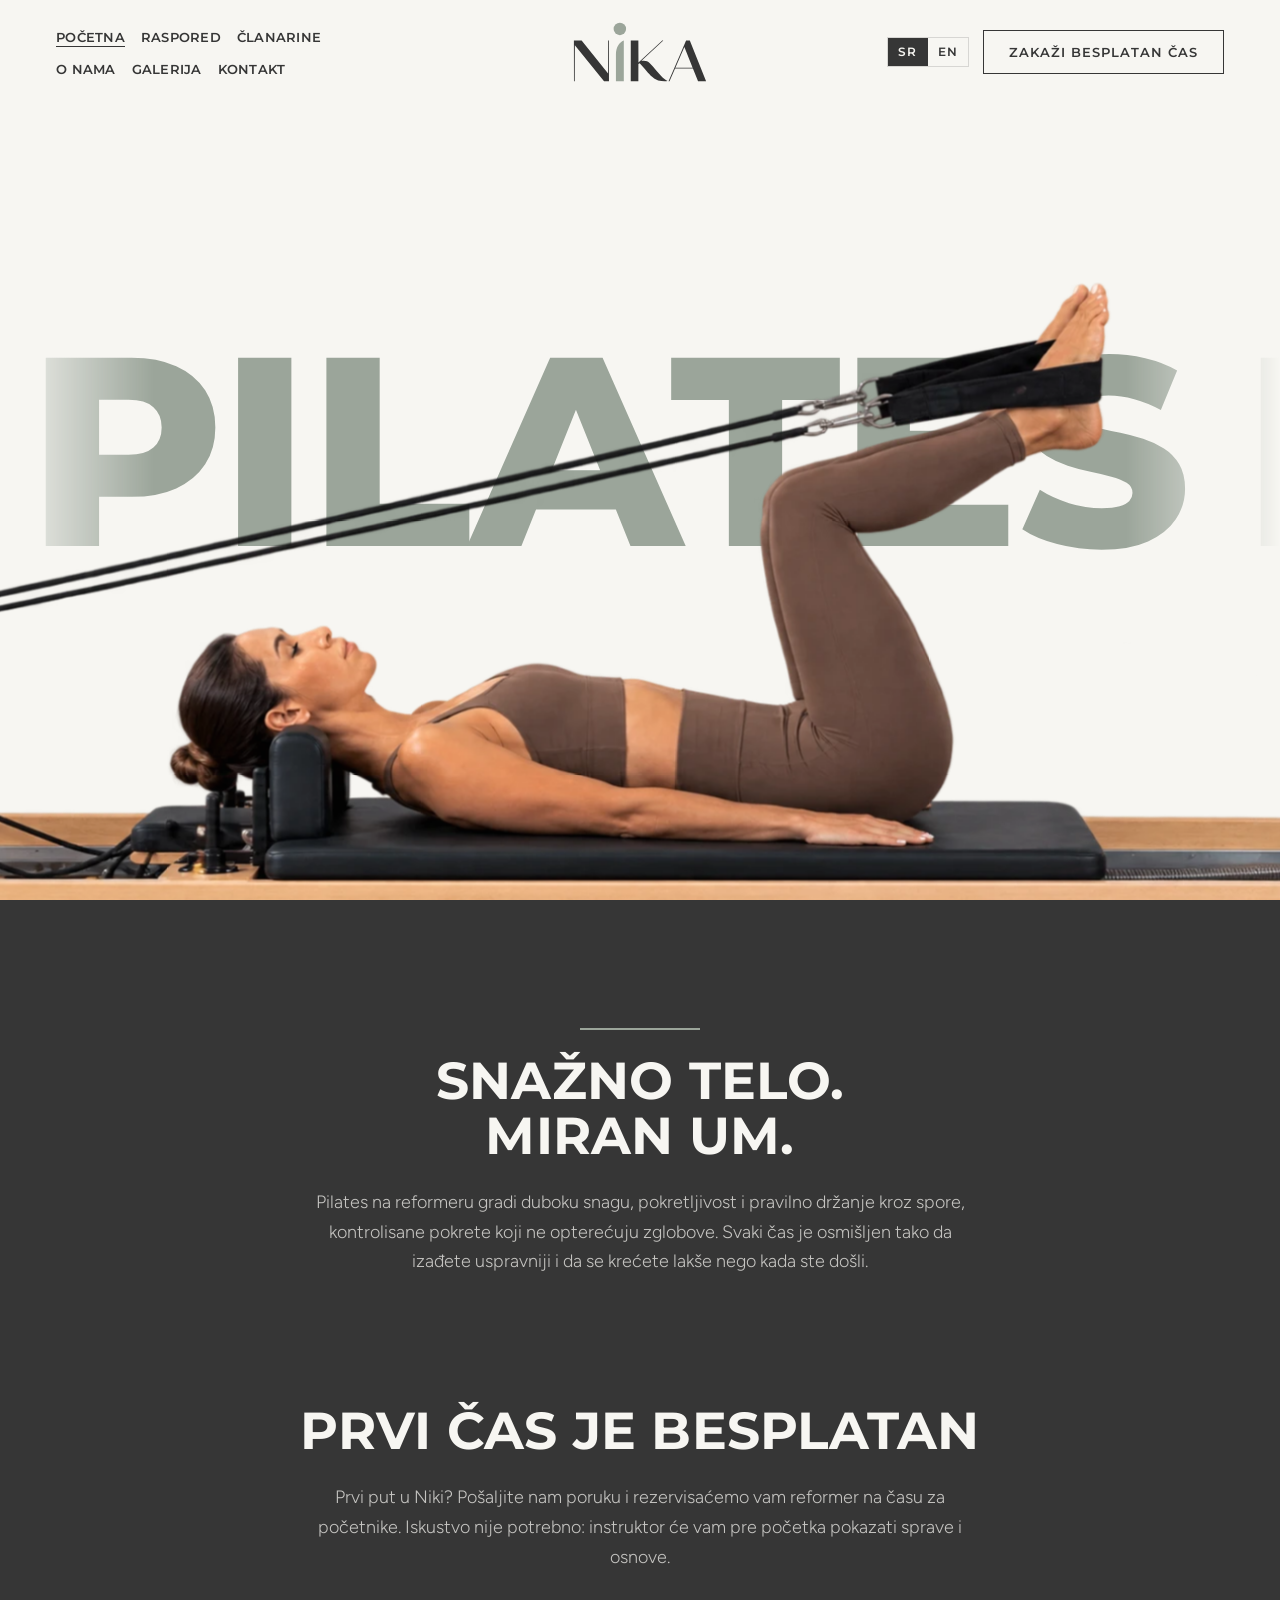
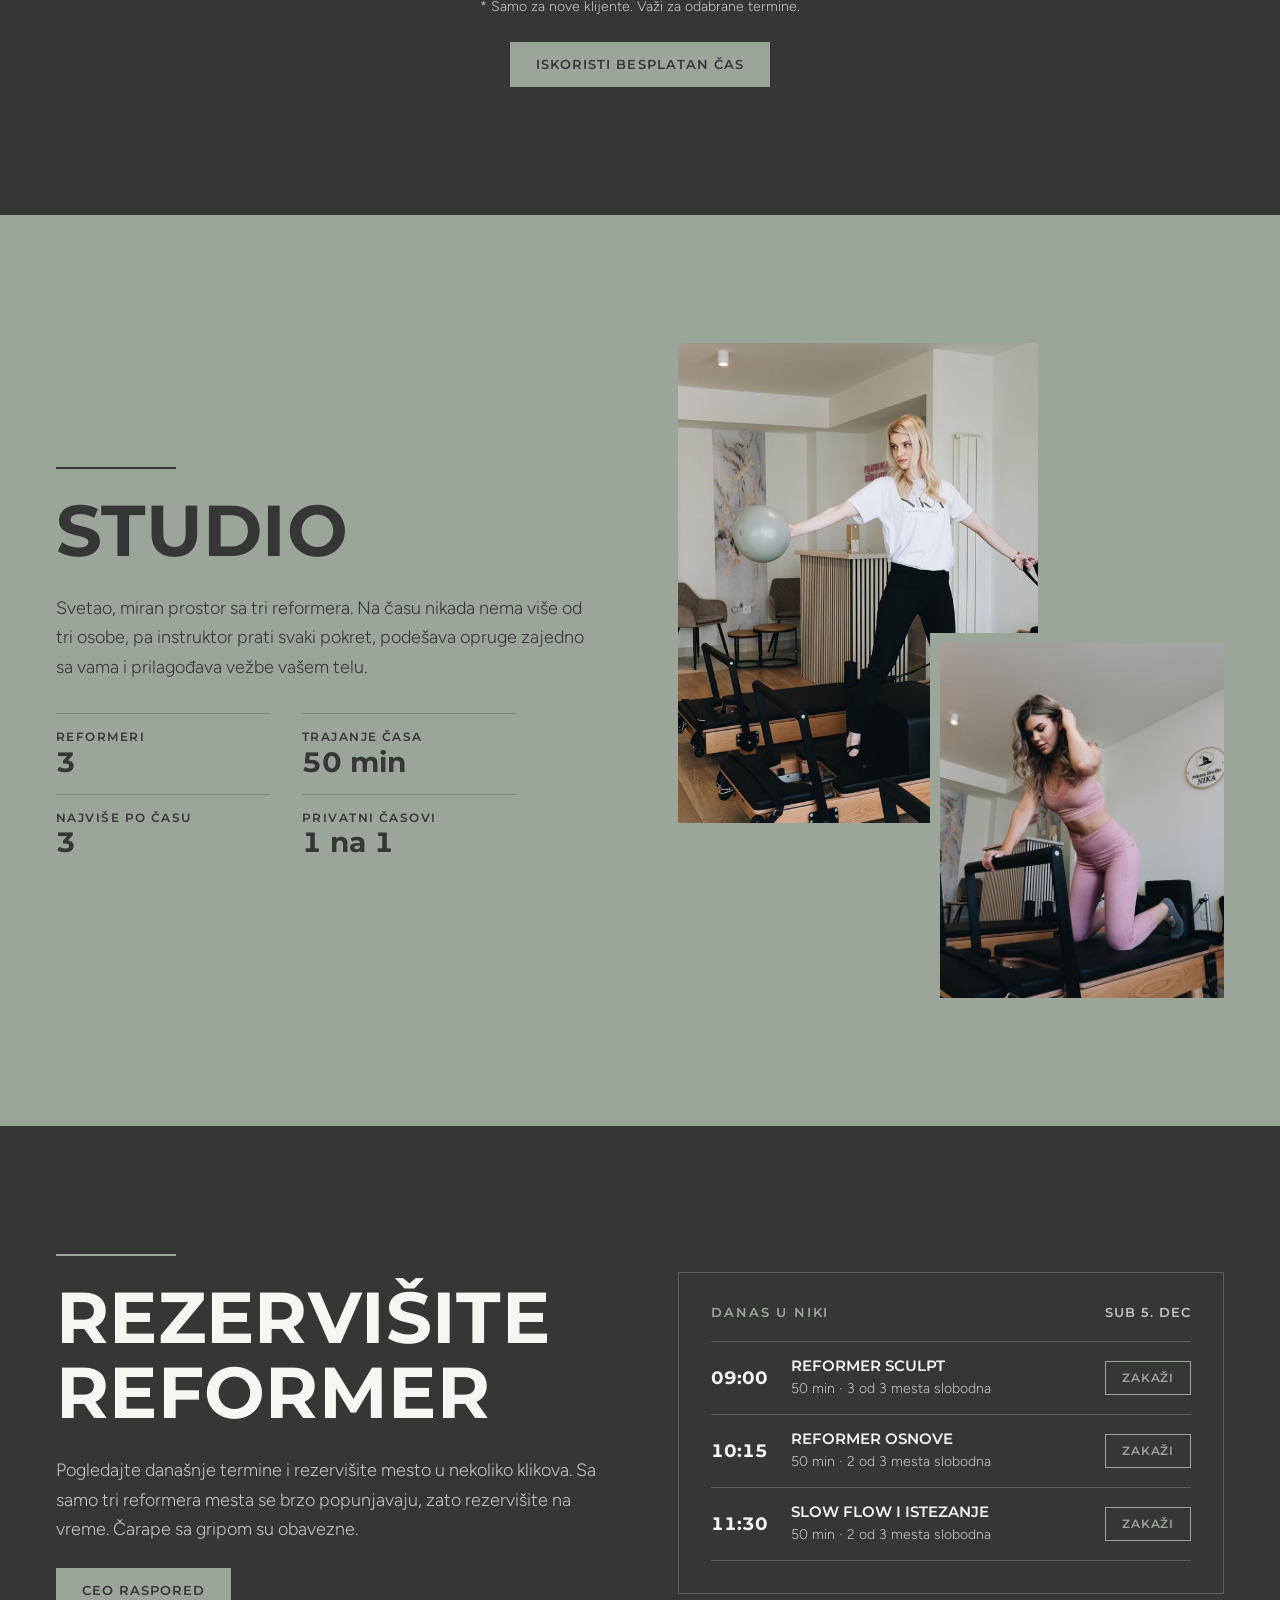
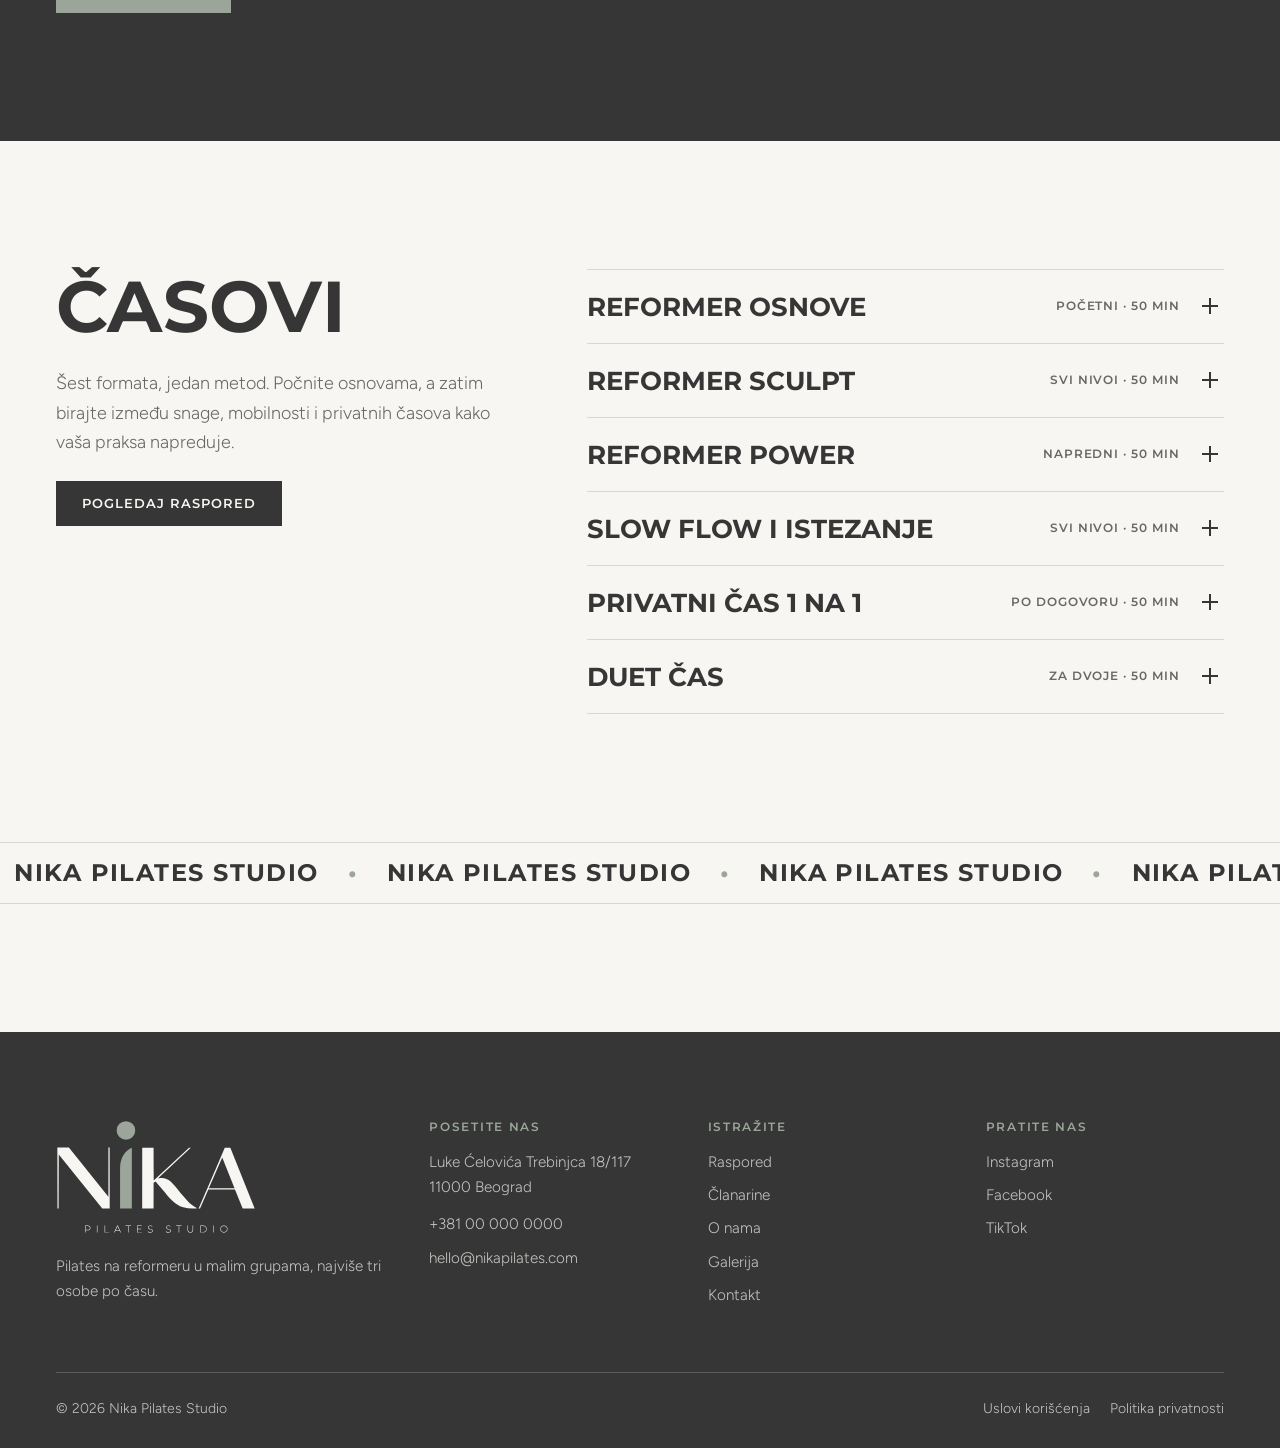
<file: index.html>
<!doctype html><html><head><meta charset=utf8><meta name=viewport content="width=device-width,initial-scale=1,viewport-fit=cover"><style>:root{color-scheme:light;box-sizing:border-box;padding-top:env(safe-area-inset-top,0px);padding-bottom:env(safe-area-inset-bottom,0px)}html{scroll-padding-top:env(safe-area-inset-top,0px)}body{margin:0;padding:0;font:14px -apple-system,BlinkMacSystemFont,sans-serif;background:#fff;color:#000}img{max-width:100%}[hidden]:not([hidden=until-found i]){display:none!important}</style></head><body>
<title>Nika Pilates</title>
  <meta name="description" content="Nika Pilates Studio u Beogradu: pilates na reformeru u malim grupama do tri osobe, privatni i duet časovi. Prvi čas je besplatan.">
  <link rel="icon" href="assets/img/favicon.svg" type="image/svg+xml">
  <link rel="preconnect" href="https://fonts.googleapis.com">
  <link rel="preconnect" href="https://fonts.gstatic.com" crossorigin>
  <link rel="stylesheet" href="https://fonts.googleapis.com/css2?family=Figtree:wght@300;400;500;600&family=Montserrat:wght@500;600;700;800&display=swap">
  <link rel="stylesheet" href="assets/css/styles.css">
  <script>(function(){var d=document.documentElement;d.classList.add('js');try{if(localStorage.getItem('nika-lang')==='en'){d.lang='en';d.classList.add('i18n-pending');}}catch(e){}})();</script>
  <script src="assets/js/i18n.js" defer></script>
  <script src="assets/js/main.js" defer></script>
<a class="skip-link" href="#main" data-i18n="common.skip">Preskoči na sadržaj</a>

  <header class="site-header" data-header>
    <div class="header-bar">
      <nav class="primary-nav" aria-label="Glavni meni" data-i18n-attr="aria-label:common.navLabel">
        <ul>
          <li><a href="index.html" aria-current="page" data-i18n="nav.home">Početna</a></li>
          <li><a href="schedule.html" data-i18n="nav.schedule">Raspored</a></li>
          <li><a href="memberships.html" data-i18n="nav.memberships">Članarine</a></li>
          <li><a href="about.html" data-i18n="nav.about">O nama</a></li>
          <li><a href="gallery.html" data-i18n="nav.gallery">Galerija</a></li>
          <li><a href="contact.html" data-i18n="nav.contact">Kontakt</a></li>
        </ul>
      </nav>
      <a class="brand" href="index.html" aria-label="Nika Pilates Studio, početna strana" data-i18n-attr="aria-label:common.homeLabel">
        <img src="assets/img/logo/nika-mark.svg" width="223" height="100" alt="">
      </a>
      <div class="header-actions">
        <div class="lang-switch" role="group" aria-label="Jezik" data-i18n-attr="aria-label:common.langLabel">
          <button type="button" data-lang="sr" aria-pressed="true" lang="sr">SR</button>
          <button type="button" data-lang="en" aria-pressed="false" lang="en">EN</button>
        </div>
        <a class="btn btn--outline" href="contact.html#free-class" data-i18n="common.ctaFree">Zakaži besplatan čas</a>
        <button class="menu-toggle" type="button" aria-expanded="false" aria-controls="mobile-menu">
          <span aria-hidden="true"></span><span aria-hidden="true"></span><span class="sr-only" data-menu-label>Otvori meni</span>
        </button>
      </div>
    </div>
    <div class="mobile-menu" id="mobile-menu" hidden>
      <ul>
        <li><a href="index.html" aria-current="page" data-i18n="nav.home">Početna</a></li>
        <li><a href="schedule.html" data-i18n="nav.schedule">Raspored</a></li>
        <li><a href="memberships.html" data-i18n="nav.memberships">Članarine</a></li>
        <li><a href="about.html" data-i18n="nav.about">O nama</a></li>
        <li><a href="gallery.html" data-i18n="nav.gallery">Galerija</a></li>
        <li><a href="contact.html" data-i18n="nav.contact">Kontakt</a></li>
      </ul>
      <a class="btn" href="contact.html#free-class" data-i18n="common.ctaFree">Zakaži besplatan čas</a>
    </div>
  </header>

  <main id="main">
    <section class="hero" aria-labelledby="hero-title">
      <h1 id="hero-title" class="sr-only" data-i18n="home.heroTitle">Nika Pilates Studio, pilates na reformeru u Beogradu</h1>
      <div class="marquee" aria-hidden="true">
        <div class="marquee-track">
          <span>Pilates</span><span>Pilates</span><span>Pilates</span>
          <span>Pilates</span><span>Pilates</span><span>Pilates</span>
        </div>
      </div>
      <img class="hero-figure" src="assets/img/hero-cutout.webp" width="2000" height="667" alt="Klijentkinja leži na reformeru savijenih kolena, sa stopalima u kaiševima" data-i18n-attr="alt:home.heroAlt" fetchpriority="high">
    </section>

    <section class="band band--ink intro">
      <div class="wrap narrow center stack reveal">
        <span class="rule"></span>
        <h2 class="h-lg" data-i18n-html="home.introTitle">Snažno telo.<br>Miran um.</h2>
        <p class="lead" data-i18n="home.introText">Pilates na reformeru gradi duboku snagu, pokretljivost i pravilno držanje kroz spore, kontrolisane pokrete koji ne opterećuju zglobove. Svaki čas je osmišljen tako da izađete uspravniji i da se krećete lakše nego kada ste došli.</p>
      </div>
    </section>

    <section class="band band--ink offer">
      <div class="wrap narrow center stack reveal">
        <h2 class="h-lg" data-i18n="home.offerTitle">Prvi čas je besplatan</h2>
        <p class="lead" data-i18n="home.offerText">Prvi put u Niki? Pošaljite nam poruku i rezervisaćemo vam reformer na času za početnike. Iskustvo nije potrebno: instruktor će vam pre početka pokazati sprave i osnove.</p>
        <p class="note" data-i18n="home.offerNote">* Samo za nove klijente. Važi za odabrane termine.</p>
        <a class="btn" href="contact.html#free-class" data-i18n="common.ctaClaim">Iskoristi besplatan čas</a>
      </div>
    </section>

    <section class="band band--sage studio">
      <div class="wrap split">
        <div class="stack reveal">
          <span class="rule"></span>
          <h2 class="h-xl" data-i18n="home.studioTitle">Studio</h2>
          <p class="lead" data-i18n="home.studioText">Svetao, miran prostor sa tri reformera. Na času nikada nema više od tri osobe, pa instruktor prati svaki pokret, podešava opruge zajedno sa vama i prilagođava vežbe vašem telu.</p>
          <dl class="specs">
            <div><dt data-i18n="home.specReformers">Reformeri</dt><dd>3</dd></div>
            <div><dt data-i18n="home.specLength">Trajanje časa</dt><dd>50 min</dd></div>
            <div><dt data-i18n="home.specMax">Najviše po času</dt><dd>3</dd></div>
            <div><dt data-i18n="home.specPrivate">Privatni časovi</dt><dd data-i18n="home.specPrivateValue">1 na 1</dd></div>
          </dl>
        </div>
        <div class="collage reveal">
          <div class="photo" style="--y:38%">
            <img src="assets/img/gallery/nika-studio-box-sm.jpg" srcset="assets/img/gallery/nika-studio-box-sm.jpg 600w, assets/img/gallery/nika-studio-box.jpg 1200w" sizes="(max-width: 960px) 66vw, 33vw" width="600" height="900" alt="Instruktorka stoji na boksu reformera sa loptom u ruci, u studiju Nika" data-i18n-attr="alt:home.studioAlt1" loading="lazy">
          </div>
          <div class="photo" style="--y:42%">
            <img src="assets/img/gallery/nika-kneeling-sm.jpg" srcset="assets/img/gallery/nika-kneeling-sm.jpg 600w, assets/img/gallery/nika-kneeling.jpg 1200w" sizes="(max-width: 960px) 52vw, 26vw" width="600" height="900" alt="Klijentkinja kleči na reformeru ispod table Pilates Studio NIKA" data-i18n-attr="alt:home.studioAlt2" loading="lazy">
          </div>
        </div>
      </div>
    </section>

    <section class="band band--ink book">
      <div class="wrap split">
        <div class="stack reveal">
          <span class="rule"></span>
          <h2 class="h-xl" data-i18n="home.bookTitle">Rezervišite reformer</h2>
          <p class="lead" data-i18n="home.bookText">Pogledajte današnje termine i rezervišite mesto u nekoliko klikova. Sa samo tri reformera mesta se brzo popunjavaju, zato rezervišite na vreme. Čarape sa gripom su obavezne.</p>
          <a class="btn" href="schedule.html" data-i18n="home.bookBtn">Ceo raspored</a>
        </div>
        <div class="today-card reveal">
          <div class="today-head">
            <span class="eyebrow" data-today-label>Danas u Niki</span>
            <span class="today-date" data-today-date></span>
          </div>
          <ul class="today-list" data-today-list>
            <li><span class="t-empty" data-i18n-html="home.todayFallback">Otvorite <a href="schedule.html">raspored</a> da vidite predstojeće termine.</span></li>
          </ul>
        </div>
      </div>
    </section>

    <section class="band band--paper classes" id="classes">
      <div class="wrap classes-grid">
        <div class="classes-intro stack reveal">
          <h2 class="h-xl" data-i18n="home.classesTitle">Časovi</h2>
          <p class="lead" data-i18n="home.classesText">Šest formata, jedan metod. Počnite osnovama, a zatim birajte između snage, mobilnosti i privatnih časova kako vaša praksa napreduje.</p>
          <a class="btn" href="schedule.html" data-i18n="home.classesBtn">Pogledaj raspored</a>
        </div>
        <div class="class-list reveal">
          <details class="class-item">
            <summary><span class="class-name" data-i18n="class.foundations">Reformer osnove</span><span class="class-meta" data-i18n="class.foundationsMeta">Početni · 50 min</span><span class="plus" aria-hidden="true"></span></summary>
            <p data-i18n="class.foundationsText">Najbolje mesto za početak. Naučite kako reformer radi, kako se podešavaju opruge i kako da dišete kroz svaki pokret. Sporiji tempo, detaljna uputstva i vreme za pitanja.</p>
          </details>
          <details class="class-item">
            <summary><span class="class-name" data-i18n="class.sculpt">Reformer sculpt</span><span class="class-meta" data-i18n="class.sculptMeta">Svi nivoi · 50 min</span><span class="plus" aria-hidden="true"></span></summary>
            <p data-i18n="class.sculptText">Naš osnovni čas za celo telo. Kontrolisan rad na snazi trupa, nogu, gluteusa i gornjeg dela tela, sa dugim istezanjem na kraju. Svaka vežba ima lakšu i težu varijantu.</p>
          </details>
          <details class="class-item">
            <summary><span class="class-name" data-i18n="class.power">Reformer power</span><span class="class-meta" data-i18n="class.powerMeta">Napredni · 50 min</span><span class="plus" aria-hidden="true"></span></summary>
            <p data-i18n="class.powerText">Jače opruge, duže sekvence i brži prelazi. Za klijente koji dobro poznaju reformer i žele zahtevan, precizan trening.</p>
          </details>
          <details class="class-item">
            <summary><span class="class-name" data-i18n="class.stretch">Slow flow i istezanje</span><span class="class-meta" data-i18n="class.stretchMeta">Svi nivoi · 50 min</span><span class="plus" aria-hidden="true"></span></summary>
            <p data-i18n="class.stretchText">Rad na mobilnosti i duga istezanja koja oslobađaju kukove, leđa i ramena. Dobra ravnoteža za dane snage i miran završetak nedelje.</p>
          </details>
          <details class="class-item">
            <summary><span class="class-name" data-i18n="class.private">Privatni čas 1 na 1</span><span class="class-meta" data-i18n="class.privateMeta">Po dogovoru · 50 min</span><span class="plus" aria-hidden="true"></span></summary>
            <p data-i18n="class.privateText">Ceo čas posvećen vama: vaši ciljevi, vaš tempo, vaše telo. Idealno posle povrede, tokom trudnoće ili kada želite brži napredak.</p>
          </details>
          <details class="class-item">
            <summary><span class="class-name" data-i18n="class.duet">Duet čas</span><span class="class-meta" data-i18n="class.duetMeta">Za dvoje · 50 min</span><span class="plus" aria-hidden="true"></span></summary>
            <p data-i18n="class.duetText">Trenirajte sa prijateljicom ili partnerom uz punu pažnju instruktora. Cenu delite, a motivacija je duplo veća.</p>
          </details>
        </div>
      </div>
      <div class="ticker" aria-hidden="true">
        <div class="ticker-track">
          <span>Nika Pilates Studio</span><span>Nika Pilates Studio</span><span>Nika Pilates Studio</span><span>Nika Pilates Studio</span><span>Nika Pilates Studio</span><span>Nika Pilates Studio</span>
          <span>Nika Pilates Studio</span><span>Nika Pilates Studio</span><span>Nika Pilates Studio</span><span>Nika Pilates Studio</span><span>Nika Pilates Studio</span><span>Nika Pilates Studio</span>
        </div>
      </div>
    </section>
  </main>

  <footer class="site-footer">
    <div class="wrap footer-grid">
      <div class="footer-brand">
        <a href="index.html" aria-label="Nika Pilates Studio, početna strana" data-i18n-attr="aria-label:common.homeLabel">
          <img src="assets/img/logo/nika-logo-light.svg" width="200" height="114" alt="">
        </a>
        <p data-i18n="footer.tagline">Pilates na reformeru u malim grupama, najviše tri osobe po času.</p>
      </div>
      <div>
        <h3 data-i18n="footer.visit">Posetite nas</h3>
        <address>Luke Ćelovića Trebinjca 18/117<br><span data-i18n="common.city">11000 Beograd</span></address>
        <ul style="margin-top:12px">
          <li>+381 00 000 0000</li>
          <li><a href="mailto:hello@nikapilates.com">hello@nikapilates.com</a></li>
        </ul>
      </div>
      <div>
        <h3 data-i18n="footer.explore">Istražite</h3>
        <ul>
          <li><a href="schedule.html" data-i18n="nav.schedule">Raspored</a></li>
          <li><a href="memberships.html" data-i18n="nav.memberships">Članarine</a></li>
          <li><a href="about.html" data-i18n="nav.about">O nama</a></li>
          <li><a href="gallery.html" data-i18n="nav.gallery">Galerija</a></li>
          <li><a href="contact.html" data-i18n="nav.contact">Kontakt</a></li>
        </ul>
      </div>
      <div>
        <h3 data-i18n="footer.follow">Pratite nas</h3>
        <ul>
          <li><a href="https://www.instagram.com/" target="_blank" rel="noopener">Instagram</a></li>
          <li><a href="https://www.facebook.com/" target="_blank" rel="noopener">Facebook</a></li>
          <li><a href="https://www.tiktok.com/" target="_blank" rel="noopener">TikTok</a></li>
        </ul>
      </div>
    </div>
    <div class="wrap">
      <div class="footer-bottom">
        <span>© <span data-year>2026</span> Nika Pilates Studio</span>
        <nav aria-label="Pravne informacije" data-i18n-attr="aria-label:footer.legalLabel">
          <a href="#" data-i18n="footer.terms">Uslovi korišćenja</a>
          <a href="#" data-i18n="footer.privacy">Politika privatnosti</a>
        </nav>
      </div>
    </div>
  </footer>

</body></html>
</file>
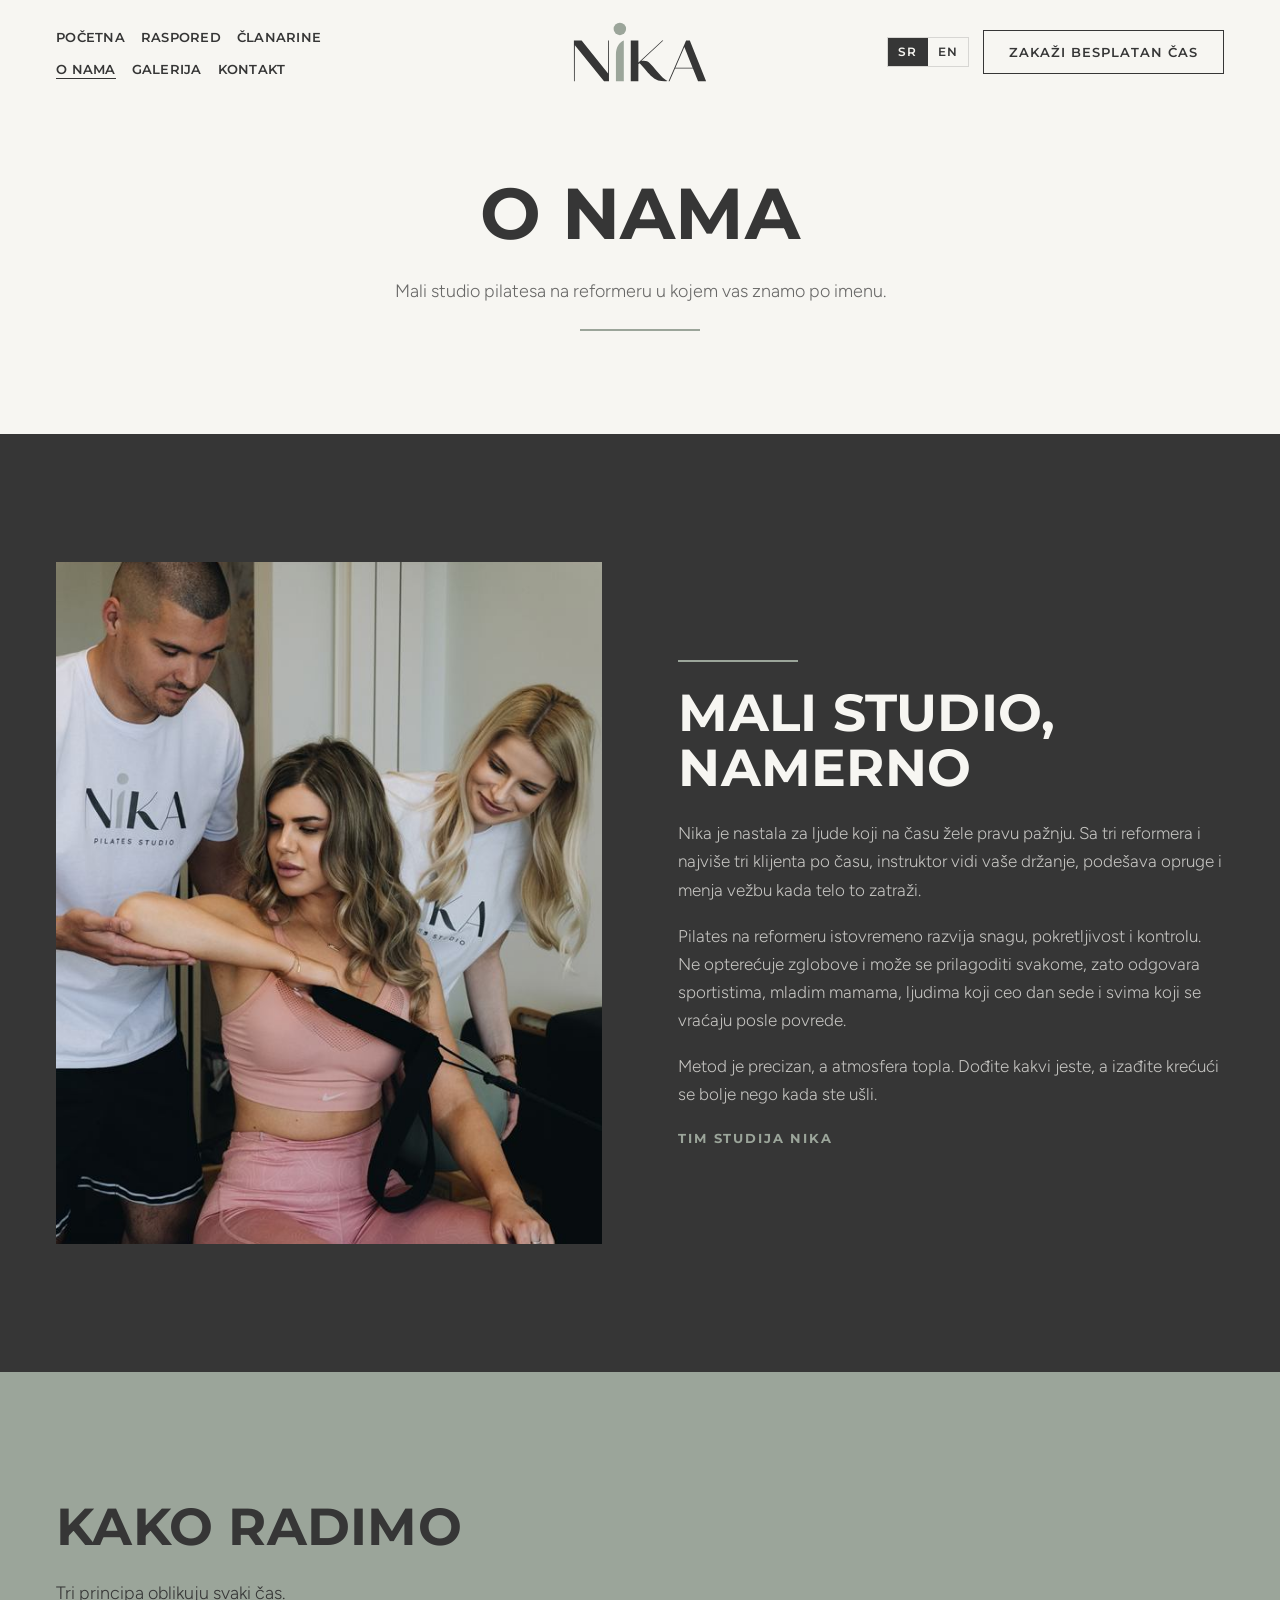
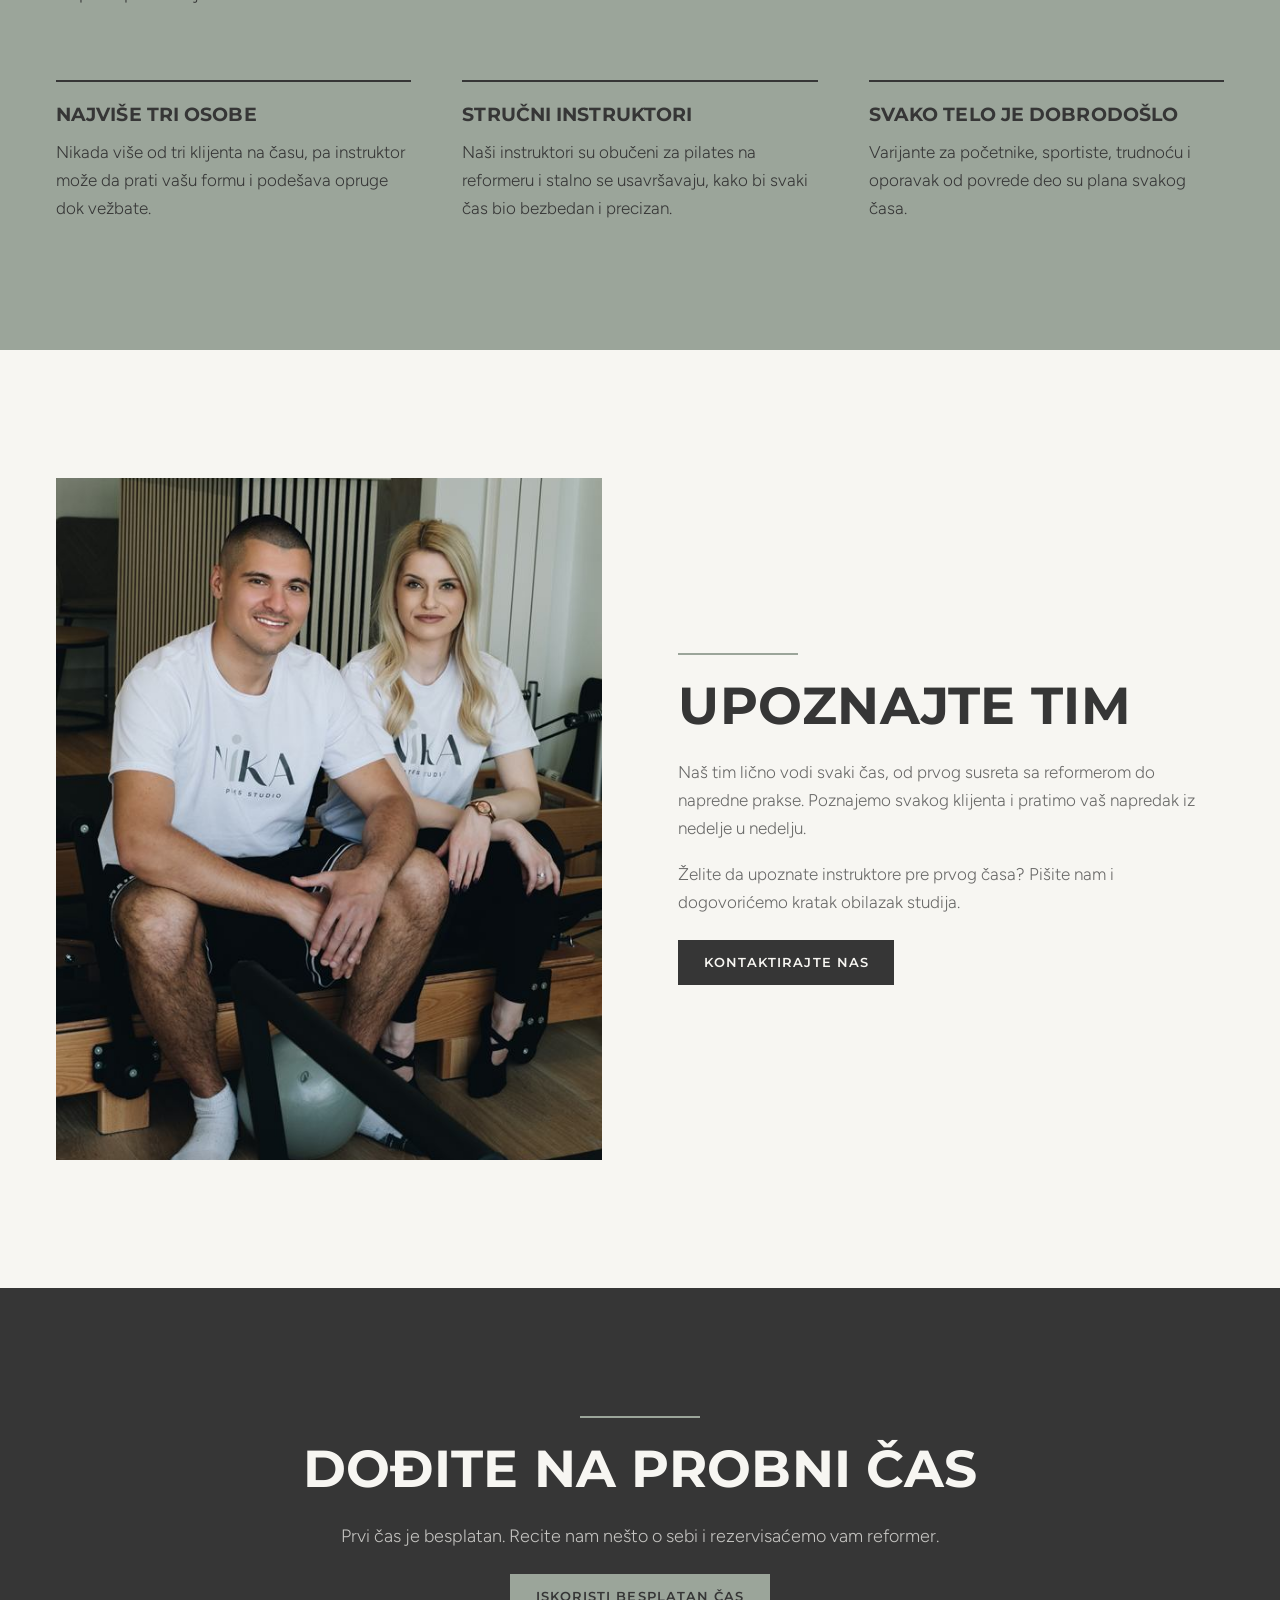
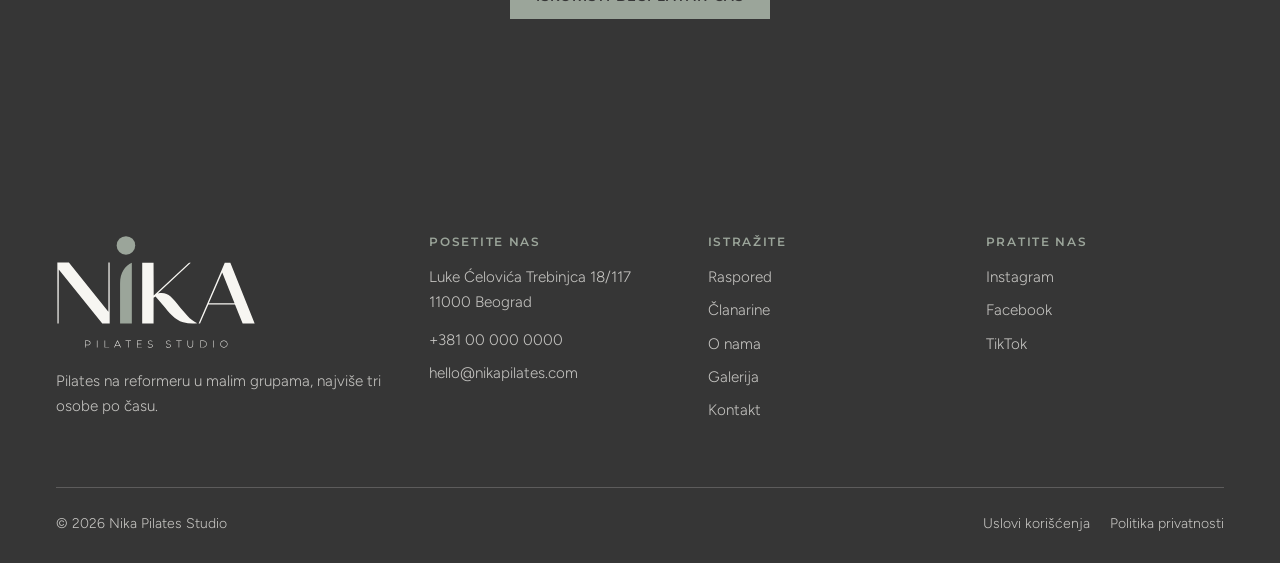
<file: about.html>
<!doctype html>
<html lang="sr-Latn">
<head>
  <meta charset="utf-8">
  <meta name="viewport" content="width=device-width, initial-scale=1, viewport-fit=cover">
  <title>O nama — Nika Pilates Studio</title>
  <meta name="description" content="Upoznajte Nika Pilates Studio u Beogradu: mali studio sa tri reformera i tim koji vas zna po imenu.">
  <link rel="icon" href="assets/img/favicon.svg" type="image/svg+xml">
  <link rel="preconnect" href="https://fonts.googleapis.com">
  <link rel="preconnect" href="https://fonts.gstatic.com" crossorigin>
  <link rel="stylesheet" href="https://fonts.googleapis.com/css2?family=Figtree:wght@300;400;500;600&family=Montserrat:wght@500;600;700;800&display=swap">
  <link rel="stylesheet" href="assets/css/styles.css">
  <script>(function(){var d=document.documentElement;d.classList.add('js');try{if(localStorage.getItem('nika-lang')==='en'){d.lang='en';d.classList.add('i18n-pending');}}catch(e){}})();</script>
  <script src="assets/js/i18n.js" defer></script>
  <script src="assets/js/main.js" defer></script>
</head>
<body data-page="about">
  <a class="skip-link" href="#main" data-i18n="common.skip">Preskoči na sadržaj</a>

  <header class="site-header" data-header>
    <div class="header-bar">
      <nav class="primary-nav" aria-label="Glavni meni" data-i18n-attr="aria-label:common.navLabel">
        <ul>
          <li><a href="index.html" data-i18n="nav.home">Početna</a></li>
          <li><a href="schedule.html" data-i18n="nav.schedule">Raspored</a></li>
          <li><a href="memberships.html" data-i18n="nav.memberships">Članarine</a></li>
          <li><a href="about.html" aria-current="page" data-i18n="nav.about">O nama</a></li>
          <li><a href="gallery.html" data-i18n="nav.gallery">Galerija</a></li>
          <li><a href="contact.html" data-i18n="nav.contact">Kontakt</a></li>
        </ul>
      </nav>
      <a class="brand" href="index.html" aria-label="Nika Pilates Studio, početna strana" data-i18n-attr="aria-label:common.homeLabel">
        <img src="assets/img/logo/nika-mark.svg" width="223" height="100" alt="">
      </a>
      <div class="header-actions">
        <div class="lang-switch" role="group" aria-label="Jezik" data-i18n-attr="aria-label:common.langLabel">
          <button type="button" data-lang="sr" aria-pressed="true" lang="sr">SR</button>
          <button type="button" data-lang="en" aria-pressed="false" lang="en">EN</button>
        </div>
        <a class="btn btn--outline" href="contact.html#free-class" data-i18n="common.ctaFree">Zakaži besplatan čas</a>
        <button class="menu-toggle" type="button" aria-expanded="false" aria-controls="mobile-menu">
          <span aria-hidden="true"></span><span aria-hidden="true"></span><span class="sr-only" data-menu-label>Otvori meni</span>
        </button>
      </div>
    </div>
    <div class="mobile-menu" id="mobile-menu" hidden>
      <ul>
        <li><a href="index.html" data-i18n="nav.home">Početna</a></li>
        <li><a href="schedule.html" data-i18n="nav.schedule">Raspored</a></li>
        <li><a href="memberships.html" data-i18n="nav.memberships">Članarine</a></li>
        <li><a href="about.html" aria-current="page" data-i18n="nav.about">O nama</a></li>
        <li><a href="gallery.html" data-i18n="nav.gallery">Galerija</a></li>
        <li><a href="contact.html" data-i18n="nav.contact">Kontakt</a></li>
      </ul>
      <a class="btn" href="contact.html#free-class" data-i18n="common.ctaFree">Zakaži besplatan čas</a>
    </div>
  </header>

  <main id="main">
    <section class="page-hero">
      <div class="wrap narrow center stack">
        <h1 class="h-xl" data-i18n="about.title">O nama</h1>
        <p class="lead" data-i18n="about.lead">Mali studio pilatesa na reformeru u kojem vas znamo po imenu.</p>
        <span class="rule"></span>
      </div>
    </section>

    <section class="band band--ink">
      <div class="wrap split">
        <div class="photo about-photo reveal" style="--y:30%">
          <img src="assets/img/gallery/nika-guidance-sm.jpg" srcset="assets/img/gallery/nika-guidance-sm.jpg 600w, assets/img/gallery/nika-guidance.jpg 1200w" sizes="(max-width: 960px) 92vw, 45vw" width="600" height="900" alt="Dvoje instruktora vodi pokret klijentkinje na reformeru" data-i18n-attr="alt:about.photoAlt" loading="lazy">
        </div>
        <div class="stack reveal">
          <span class="rule"></span>
          <h2 class="h-lg" data-i18n="about.storyTitle">Mali studio, namerno</h2>
          <div class="copy">
            <p data-i18n="about.story1">Nika je nastala za ljude koji na času žele pravu pažnju. Sa tri reformera i najviše tri klijenta po času, instruktor vidi vaše držanje, podešava opruge i menja vežbu kada telo to zatraži.</p>
            <p data-i18n="about.story2">Pilates na reformeru istovremeno razvija snagu, pokretljivost i kontrolu. Ne opterećuje zglobove i može se prilagoditi svakome, zato odgovara sportistima, mladim mamama, ljudima koji ceo dan sede i svima koji se vraćaju posle povrede.</p>
            <p data-i18n="about.story3">Metod je precizan, a atmosfera topla. Dođite kakvi jeste, a izađite krećući se bolje nego kada ste ušli.</p>
          </div>
          <p class="signature" data-i18n="about.signature">Tim studija Nika</p>
        </div>
      </div>
    </section>

    <section class="band band--sage">
      <div class="wrap">
        <div class="stack reveal">
          <h2 class="h-lg" data-i18n="about.teachTitle">Kako radimo</h2>
          <p class="lead" data-i18n="about.teachLead">Tri principa oblikuju svaki čas.</p>
        </div>
        <div class="pillars">
          <div class="pillar reveal">
            <h3 data-i18n="about.p1Title">Najviše tri osobe</h3>
            <p data-i18n="about.p1Text">Nikada više od tri klijenta na času, pa instruktor može da prati vašu formu i podešava opruge dok vežbate.</p>
          </div>
          <div class="pillar reveal">
            <h3 data-i18n="about.p2Title">Stručni instruktori</h3>
            <p data-i18n="about.p2Text">Naši instruktori su obučeni za pilates na reformeru i stalno se usavršavaju, kako bi svaki čas bio bezbedan i precizan.</p>
          </div>
          <div class="pillar reveal">
            <h3 data-i18n="about.p3Title">Svako telo je dobrodošlo</h3>
            <p data-i18n="about.p3Text">Varijante za početnike, sportiste, trudnoću i oporavak od povrede deo su plana svakog časa.</p>
          </div>
        </div>
      </div>
    </section>

    <section class="band band--paper">
      <div class="wrap split">
        <div class="photo team-photo reveal" style="--y:40%">
          <img src="assets/img/gallery/nika-team-sm.jpg" srcset="assets/img/gallery/nika-team-sm.jpg 600w, assets/img/gallery/nika-team.jpg 1200w" sizes="(max-width: 960px) 92vw, 45vw" width="600" height="900" alt="Dvoje instruktora studija Nika sede na reformeru" data-i18n-attr="alt:about.teamAlt" loading="lazy">
        </div>
        <div class="stack reveal">
          <span class="rule"></span>
          <h2 class="h-lg" data-i18n="about.teamTitle">Upoznajte tim</h2>
          <div class="copy">
            <p data-i18n="about.team1">Naš tim lično vodi svaki čas, od prvog susreta sa reformerom do napredne prakse. Poznajemo svakog klijenta i pratimo vaš napredak iz nedelje u nedelju.</p>
            <p data-i18n="about.team2">Želite da upoznate instruktore pre prvog časa? Pišite nam i dogovorićemo kratak obilazak studija.</p>
          </div>
          <a class="btn" href="contact.html" data-i18n="about.teamBtn">Kontaktirajte nas</a>
        </div>
      </div>
    </section>

    <section class="band band--ink">
      <div class="wrap narrow center stack reveal">
        <span class="rule"></span>
        <h2 class="h-lg" data-i18n="about.ctaTitle">Dođite na probni čas</h2>
        <p class="lead" data-i18n="about.ctaText">Prvi čas je besplatan. Recite nam nešto o sebi i rezervisaćemo vam reformer.</p>
        <a class="btn" href="contact.html#free-class" data-i18n="common.ctaClaim">Iskoristi besplatan čas</a>
      </div>
    </section>
  </main>

  <footer class="site-footer">
    <div class="wrap footer-grid">
      <div class="footer-brand">
        <a href="index.html" aria-label="Nika Pilates Studio, početna strana" data-i18n-attr="aria-label:common.homeLabel">
          <img src="assets/img/logo/nika-logo-light.svg" width="200" height="114" alt="">
        </a>
        <p data-i18n="footer.tagline">Pilates na reformeru u malim grupama, najviše tri osobe po času.</p>
      </div>
      <div>
        <h3 data-i18n="footer.visit">Posetite nas</h3>
        <address>Luke Ćelovića Trebinjca 18/117<br><span data-i18n="common.city">11000 Beograd</span></address>
        <ul style="margin-top:12px">
          <li>+381 00 000 0000</li>
          <li><a href="mailto:hello@nikapilates.com">hello@nikapilates.com</a></li>
        </ul>
      </div>
      <div>
        <h3 data-i18n="footer.explore">Istražite</h3>
        <ul>
          <li><a href="schedule.html" data-i18n="nav.schedule">Raspored</a></li>
          <li><a href="memberships.html" data-i18n="nav.memberships">Članarine</a></li>
          <li><a href="about.html" data-i18n="nav.about">O nama</a></li>
          <li><a href="gallery.html" data-i18n="nav.gallery">Galerija</a></li>
          <li><a href="contact.html" data-i18n="nav.contact">Kontakt</a></li>
        </ul>
      </div>
      <div>
        <h3 data-i18n="footer.follow">Pratite nas</h3>
        <ul>
          <li><a href="https://www.instagram.com/" target="_blank" rel="noopener">Instagram</a></li>
          <li><a href="https://www.facebook.com/" target="_blank" rel="noopener">Facebook</a></li>
          <li><a href="https://www.tiktok.com/" target="_blank" rel="noopener">TikTok</a></li>
        </ul>
      </div>
    </div>
    <div class="wrap">
      <div class="footer-bottom">
        <span>© <span data-year>2026</span> Nika Pilates Studio</span>
        <nav aria-label="Pravne informacije" data-i18n-attr="aria-label:footer.legalLabel">
          <a href="#" data-i18n="footer.terms">Uslovi korišćenja</a>
          <a href="#" data-i18n="footer.privacy">Politika privatnosti</a>
        </nav>
      </div>
    </div>
  </footer>
</body>
</html>
</file>
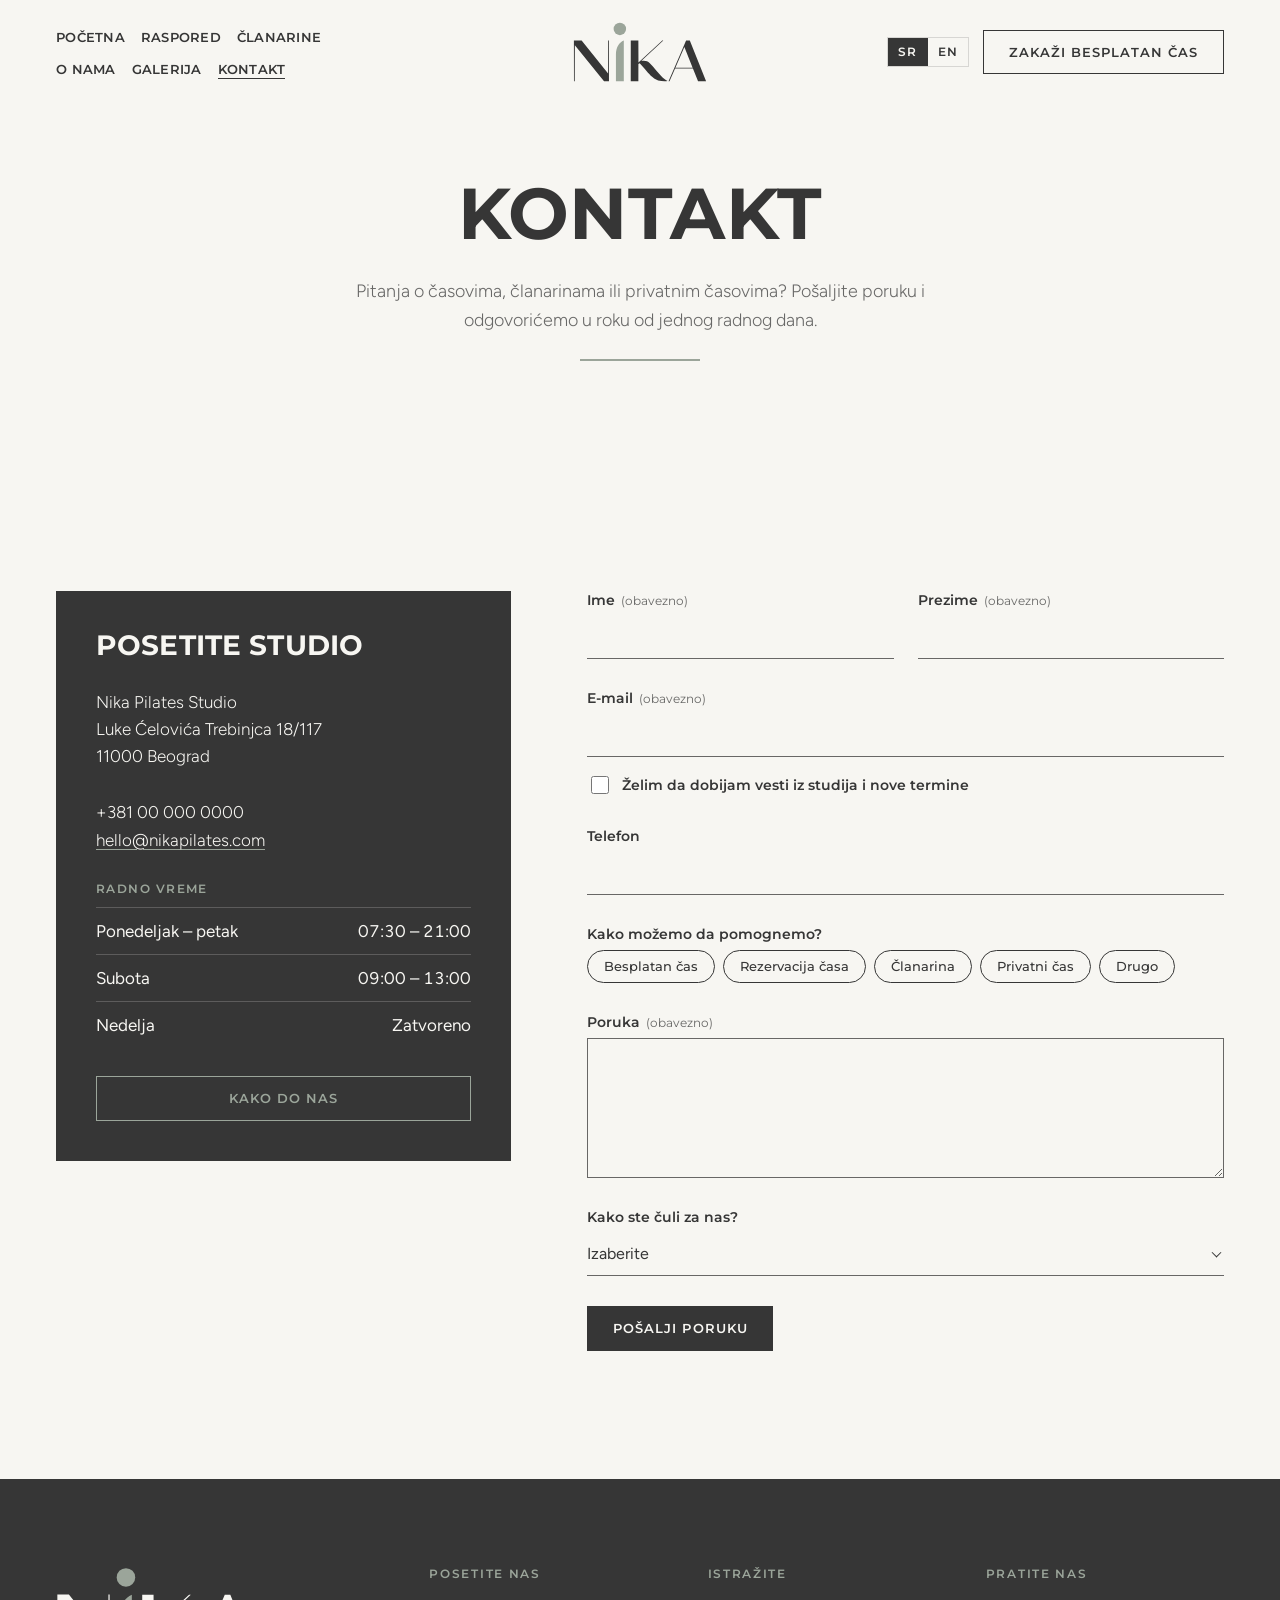
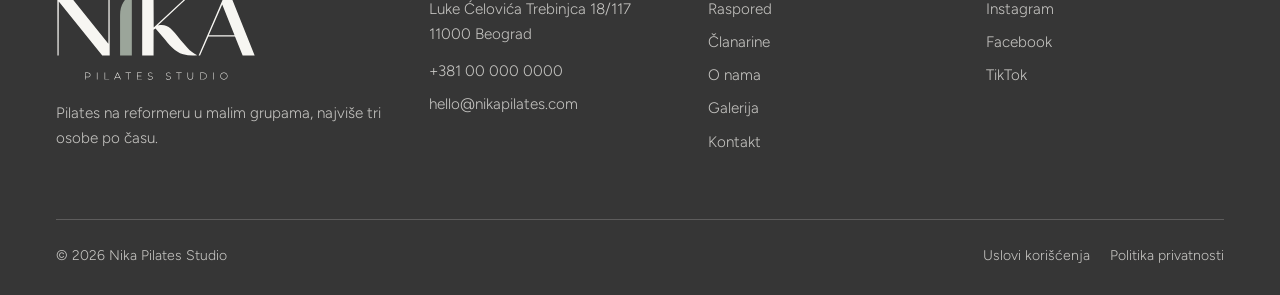
<file: contact.html>
<!doctype html>
<html lang="sr-Latn">
<head>
  <meta charset="utf-8">
  <meta name="viewport" content="width=device-width, initial-scale=1, viewport-fit=cover">
  <title>Kontakt — Nika Pilates Studio</title>
  <meta name="description" content="Kontaktirajte Nika Pilates Studio u Beogradu za besplatan prvi čas, članarine ili privatne časove.">
  <link rel="icon" href="assets/img/favicon.svg" type="image/svg+xml">
  <link rel="preconnect" href="https://fonts.googleapis.com">
  <link rel="preconnect" href="https://fonts.gstatic.com" crossorigin>
  <link rel="stylesheet" href="https://fonts.googleapis.com/css2?family=Figtree:wght@300;400;500;600&family=Montserrat:wght@500;600;700;800&display=swap">
  <link rel="stylesheet" href="assets/css/styles.css">
  <script>(function(){var d=document.documentElement;d.classList.add('js');try{if(localStorage.getItem('nika-lang')==='en'){d.lang='en';d.classList.add('i18n-pending');}}catch(e){}})();</script>
  <script src="assets/js/i18n.js" defer></script>
  <script src="assets/js/main.js" defer></script>
</head>
<body data-page="contact">
  <a class="skip-link" href="#main" data-i18n="common.skip">Preskoči na sadržaj</a>

  <header class="site-header" data-header>
    <div class="header-bar">
      <nav class="primary-nav" aria-label="Glavni meni" data-i18n-attr="aria-label:common.navLabel">
        <ul>
          <li><a href="index.html" data-i18n="nav.home">Početna</a></li>
          <li><a href="schedule.html" data-i18n="nav.schedule">Raspored</a></li>
          <li><a href="memberships.html" data-i18n="nav.memberships">Članarine</a></li>
          <li><a href="about.html" data-i18n="nav.about">O nama</a></li>
          <li><a href="gallery.html" data-i18n="nav.gallery">Galerija</a></li>
          <li><a href="contact.html" aria-current="page" data-i18n="nav.contact">Kontakt</a></li>
        </ul>
      </nav>
      <a class="brand" href="index.html" aria-label="Nika Pilates Studio, početna strana" data-i18n-attr="aria-label:common.homeLabel">
        <img src="assets/img/logo/nika-mark.svg" width="223" height="100" alt="">
      </a>
      <div class="header-actions">
        <div class="lang-switch" role="group" aria-label="Jezik" data-i18n-attr="aria-label:common.langLabel">
          <button type="button" data-lang="sr" aria-pressed="true" lang="sr">SR</button>
          <button type="button" data-lang="en" aria-pressed="false" lang="en">EN</button>
        </div>
        <a class="btn btn--outline" href="contact.html#free-class" data-i18n="common.ctaFree">Zakaži besplatan čas</a>
        <button class="menu-toggle" type="button" aria-expanded="false" aria-controls="mobile-menu">
          <span aria-hidden="true"></span><span aria-hidden="true"></span><span class="sr-only" data-menu-label>Otvori meni</span>
        </button>
      </div>
    </div>
    <div class="mobile-menu" id="mobile-menu" hidden>
      <ul>
        <li><a href="index.html" data-i18n="nav.home">Početna</a></li>
        <li><a href="schedule.html" data-i18n="nav.schedule">Raspored</a></li>
        <li><a href="memberships.html" data-i18n="nav.memberships">Članarine</a></li>
        <li><a href="about.html" data-i18n="nav.about">O nama</a></li>
        <li><a href="gallery.html" data-i18n="nav.gallery">Galerija</a></li>
        <li><a href="contact.html" aria-current="page" data-i18n="nav.contact">Kontakt</a></li>
      </ul>
      <a class="btn" href="contact.html#free-class" data-i18n="common.ctaFree">Zakaži besplatan čas</a>
    </div>
  </header>

  <main id="main">
    <section class="page-hero">
      <div class="wrap narrow center stack">
        <h1 class="h-xl" data-i18n="contact.title">Kontakt</h1>
        <p class="lead" data-i18n="contact.lead">Pitanja o časovima, članarinama ili privatnim časovima? Pošaljite poruku i odgovorićemo u roku od jednog radnog dana.</p>
        <span class="rule"></span>
      </div>
    </section>

    <section class="band band--paper">
      <div class="wrap contact-grid">
        <aside class="visit-card surface-ink">
          <h2 data-i18n="contact.visit">Posetite studio</h2>
          <address>
            Nika Pilates Studio<br>
            Luke Ćelovića Trebinjca 18/117<br>
            <span data-i18n="common.city">11000 Beograd</span>
          </address>
          <p>
            +381 00 000 0000<br>
            <a href="mailto:hello@nikapilates.com">hello@nikapilates.com</a>
          </p>
          <table class="hours">
            <caption data-i18n="contact.hours">Radno vreme</caption>
            <tbody>
              <tr><th scope="row" data-i18n="contact.weekdays">Ponedeljak – petak</th><td>07:30 – 21:00</td></tr>
              <tr><th scope="row" data-i18n="contact.saturday">Subota</th><td>09:00 – 13:00</td></tr>
              <tr><th scope="row" data-i18n="contact.sunday">Nedelja</th><td data-i18n="contact.closed">Zatvoreno</td></tr>
            </tbody>
          </table>
          <a class="btn btn--outline" href="https://www.google.com/maps/search/?api=1&amp;query=Nika%20Pilates%20Studio%2C%20Luke%20%C4%86elovi%C4%87a%20Trebinjca%2018%2C%20Beograd" target="_blank" rel="noopener" data-i18n="contact.directions">Kako do nas</a>
        </aside>

        <div>
          <form class="contact-form" id="contact-form" novalidate>
            <div class="field-row">
              <div class="field">
                <label for="first-name"><span data-i18n="contact.firstName">Ime</span><span class="req" data-i18n="contact.required">(obavezno)</span></label>
                <input id="first-name" name="first_name" type="text" autocomplete="given-name" required>
              </div>
              <div class="field">
                <label for="last-name"><span data-i18n="contact.lastName">Prezime</span><span class="req" data-i18n="contact.required">(obavezno)</span></label>
                <input id="last-name" name="last_name" type="text" autocomplete="family-name" required>
              </div>
            </div>

            <div class="field">
              <label for="email"><span data-i18n="contact.email">E-mail</span><span class="req" data-i18n="contact.required">(obavezno)</span></label>
              <input id="email" name="email" type="email" autocomplete="email" required>
              <label class="check" for="newsletter" style="margin-top:10px">
                <input id="newsletter" name="newsletter" type="checkbox">
                <span data-i18n="contact.newsletter">Želim da dobijam vesti iz studija i nove termine</span>
              </label>
            </div>

            <div class="field">
              <label for="phone"><span data-i18n="contact.phone">Telefon</span></label>
              <input id="phone" name="phone" type="tel" autocomplete="tel">
            </div>

            <fieldset class="field">
              <legend data-i18n="contact.help">Kako možemo da pomognemo?</legend>
              <div class="topic-chips">
                <input id="topic-free" type="radio" name="topic" value="free-class"><label for="topic-free" data-i18n="contact.topicFree">Besplatan čas</label>
                <input id="topic-book" type="radio" name="topic" value="book"><label for="topic-book" data-i18n="contact.topicBook">Rezervacija časa</label>
                <input id="topic-membership" type="radio" name="topic" value="membership"><label for="topic-membership" data-i18n="contact.topicMembership">Članarina</label>
                <input id="topic-private" type="radio" name="topic" value="private"><label for="topic-private" data-i18n="contact.topicPrivate">Privatni čas</label>
                <input id="topic-other" type="radio" name="topic" value="other"><label for="topic-other" data-i18n="contact.topicOther">Drugo</label>
              </div>
            </fieldset>

            <div class="field">
              <label for="message"><span data-i18n="contact.message">Poruka</span><span class="req" data-i18n="contact.required">(obavezno)</span></label>
              <textarea id="message" name="message" required></textarea>
            </div>

            <div class="field">
              <label for="source"><span data-i18n="contact.source">Kako ste čuli za nas?</span></label>
              <div class="select">
                <select id="source" name="source">
                  <option value="" data-i18n="contact.sourcePick">Izaberite</option>
                  <option value="instagram">Instagram</option>
                  <option value="google" data-i18n="contact.sourceGoogle">Google pretraga</option>
                  <option value="friend" data-i18n="contact.sourceFriend">Preporuka prijatelja</option>
                  <option value="walk-by" data-i18n="contact.sourceWalk">Prošli smo pored studija</option>
                  <option value="other" data-i18n="contact.topicOther">Drugo</option>
                </select>
              </div>
            </div>

            <p class="form-error" data-form-error role="alert" hidden></p>

            <div>
              <button class="btn" type="submit" data-i18n="contact.send">Pošalji poruku</button>
            </div>
          </form>

          <div class="form-success" id="form-success" tabindex="-1" hidden>
            <span class="rule"></span>
            <h2 class="h-md"><span data-i18n="contact.thanks">Hvala</span>, <span data-success-name></span></h2>
            <p class="lead" data-i18n="contact.thanksText">Primili smo vašu poruku i odgovorićemo u roku od jednog radnog dana.</p>
            <a class="btn" href="schedule.html" data-i18n="contact.seeSchedule">Pogledaj raspored</a>
          </div>
        </div>
      </div>
    </section>
  </main>

  <footer class="site-footer">
    <div class="wrap footer-grid">
      <div class="footer-brand">
        <a href="index.html" aria-label="Nika Pilates Studio, početna strana" data-i18n-attr="aria-label:common.homeLabel">
          <img src="assets/img/logo/nika-logo-light.svg" width="200" height="114" alt="">
        </a>
        <p data-i18n="footer.tagline">Pilates na reformeru u malim grupama, najviše tri osobe po času.</p>
      </div>
      <div>
        <h3 data-i18n="footer.visit">Posetite nas</h3>
        <address>Luke Ćelovića Trebinjca 18/117<br><span data-i18n="common.city">11000 Beograd</span></address>
        <ul style="margin-top:12px">
          <li>+381 00 000 0000</li>
          <li><a href="mailto:hello@nikapilates.com">hello@nikapilates.com</a></li>
        </ul>
      </div>
      <div>
        <h3 data-i18n="footer.explore">Istražite</h3>
        <ul>
          <li><a href="schedule.html" data-i18n="nav.schedule">Raspored</a></li>
          <li><a href="memberships.html" data-i18n="nav.memberships">Članarine</a></li>
          <li><a href="about.html" data-i18n="nav.about">O nama</a></li>
          <li><a href="gallery.html" data-i18n="nav.gallery">Galerija</a></li>
          <li><a href="contact.html" data-i18n="nav.contact">Kontakt</a></li>
        </ul>
      </div>
      <div>
        <h3 data-i18n="footer.follow">Pratite nas</h3>
        <ul>
          <li><a href="https://www.instagram.com/" target="_blank" rel="noopener">Instagram</a></li>
          <li><a href="https://www.facebook.com/" target="_blank" rel="noopener">Facebook</a></li>
          <li><a href="https://www.tiktok.com/" target="_blank" rel="noopener">TikTok</a></li>
        </ul>
      </div>
    </div>
    <div class="wrap">
      <div class="footer-bottom">
        <span>© <span data-year>2026</span> Nika Pilates Studio</span>
        <nav aria-label="Pravne informacije" data-i18n-attr="aria-label:footer.legalLabel">
          <a href="#" data-i18n="footer.terms">Uslovi korišćenja</a>
          <a href="#" data-i18n="footer.privacy">Politika privatnosti</a>
        </nav>
      </div>
    </div>
  </footer>
</body>
</html>
</file>
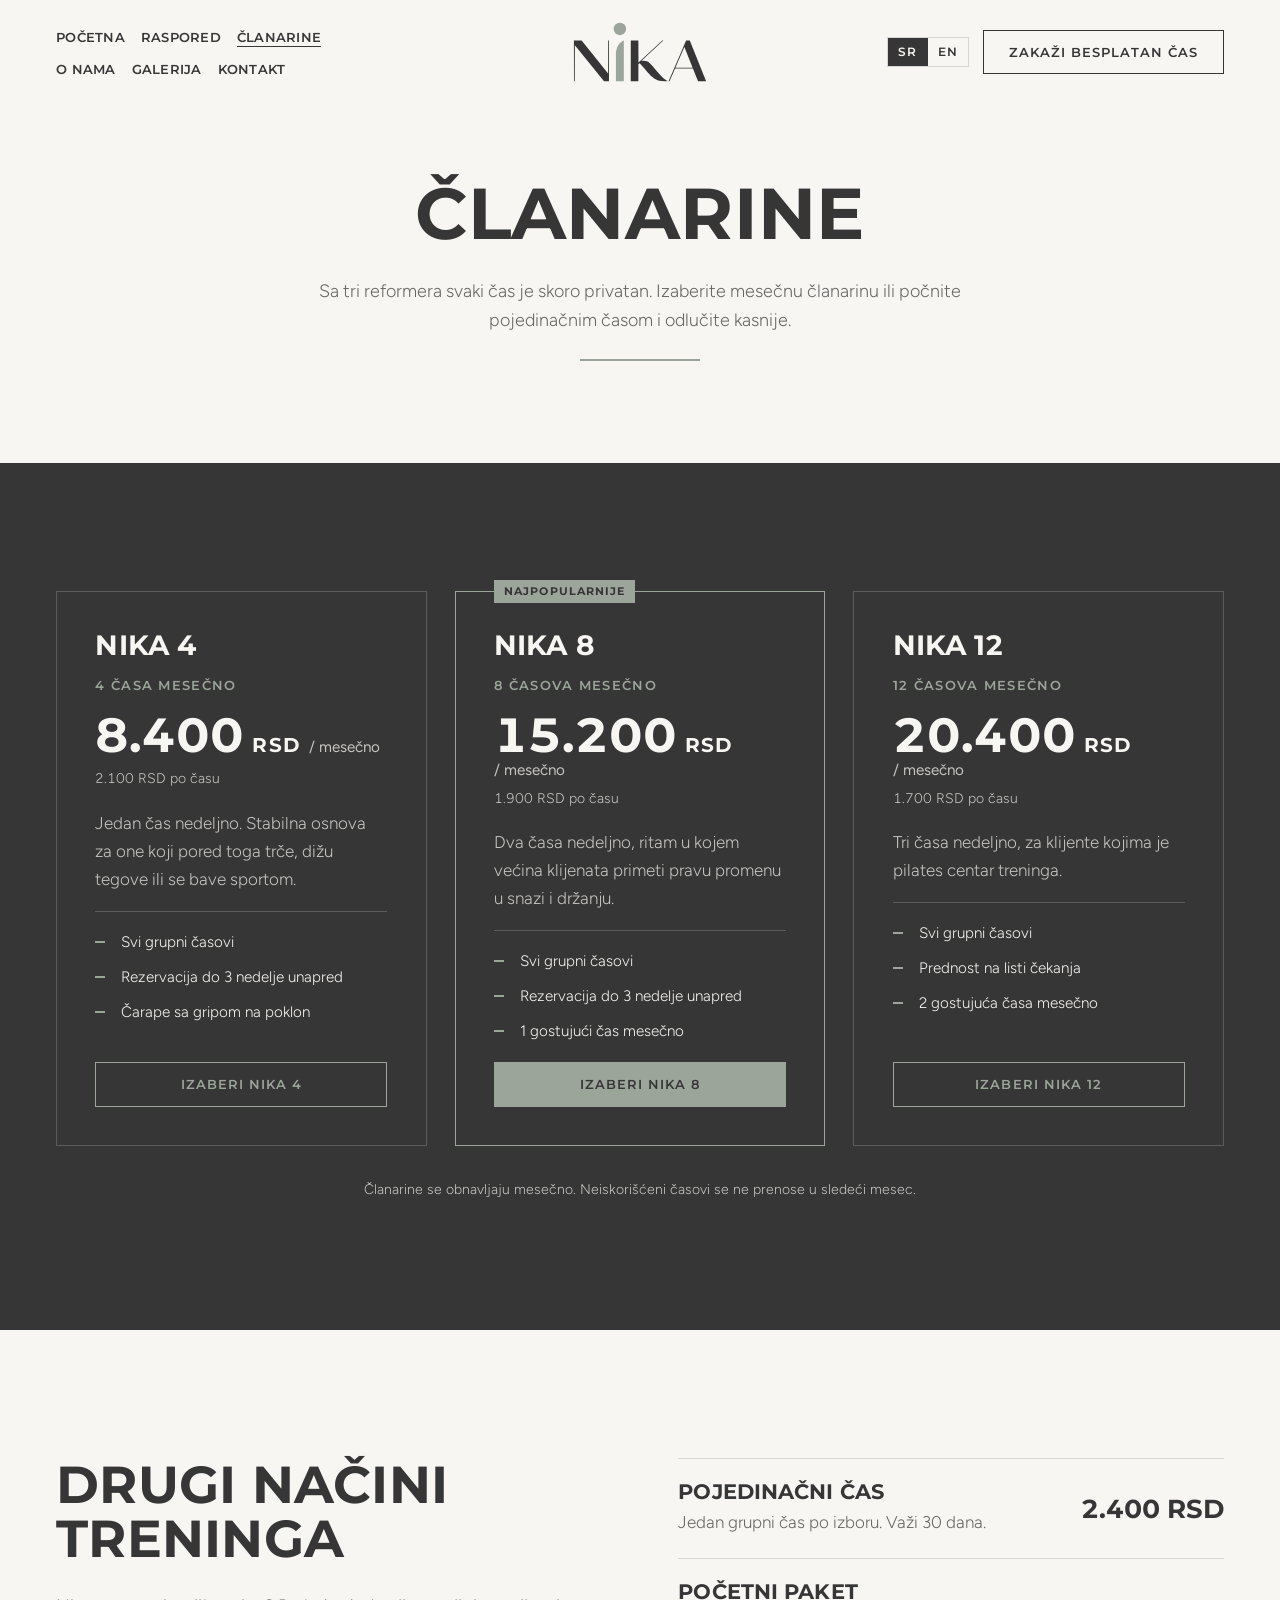
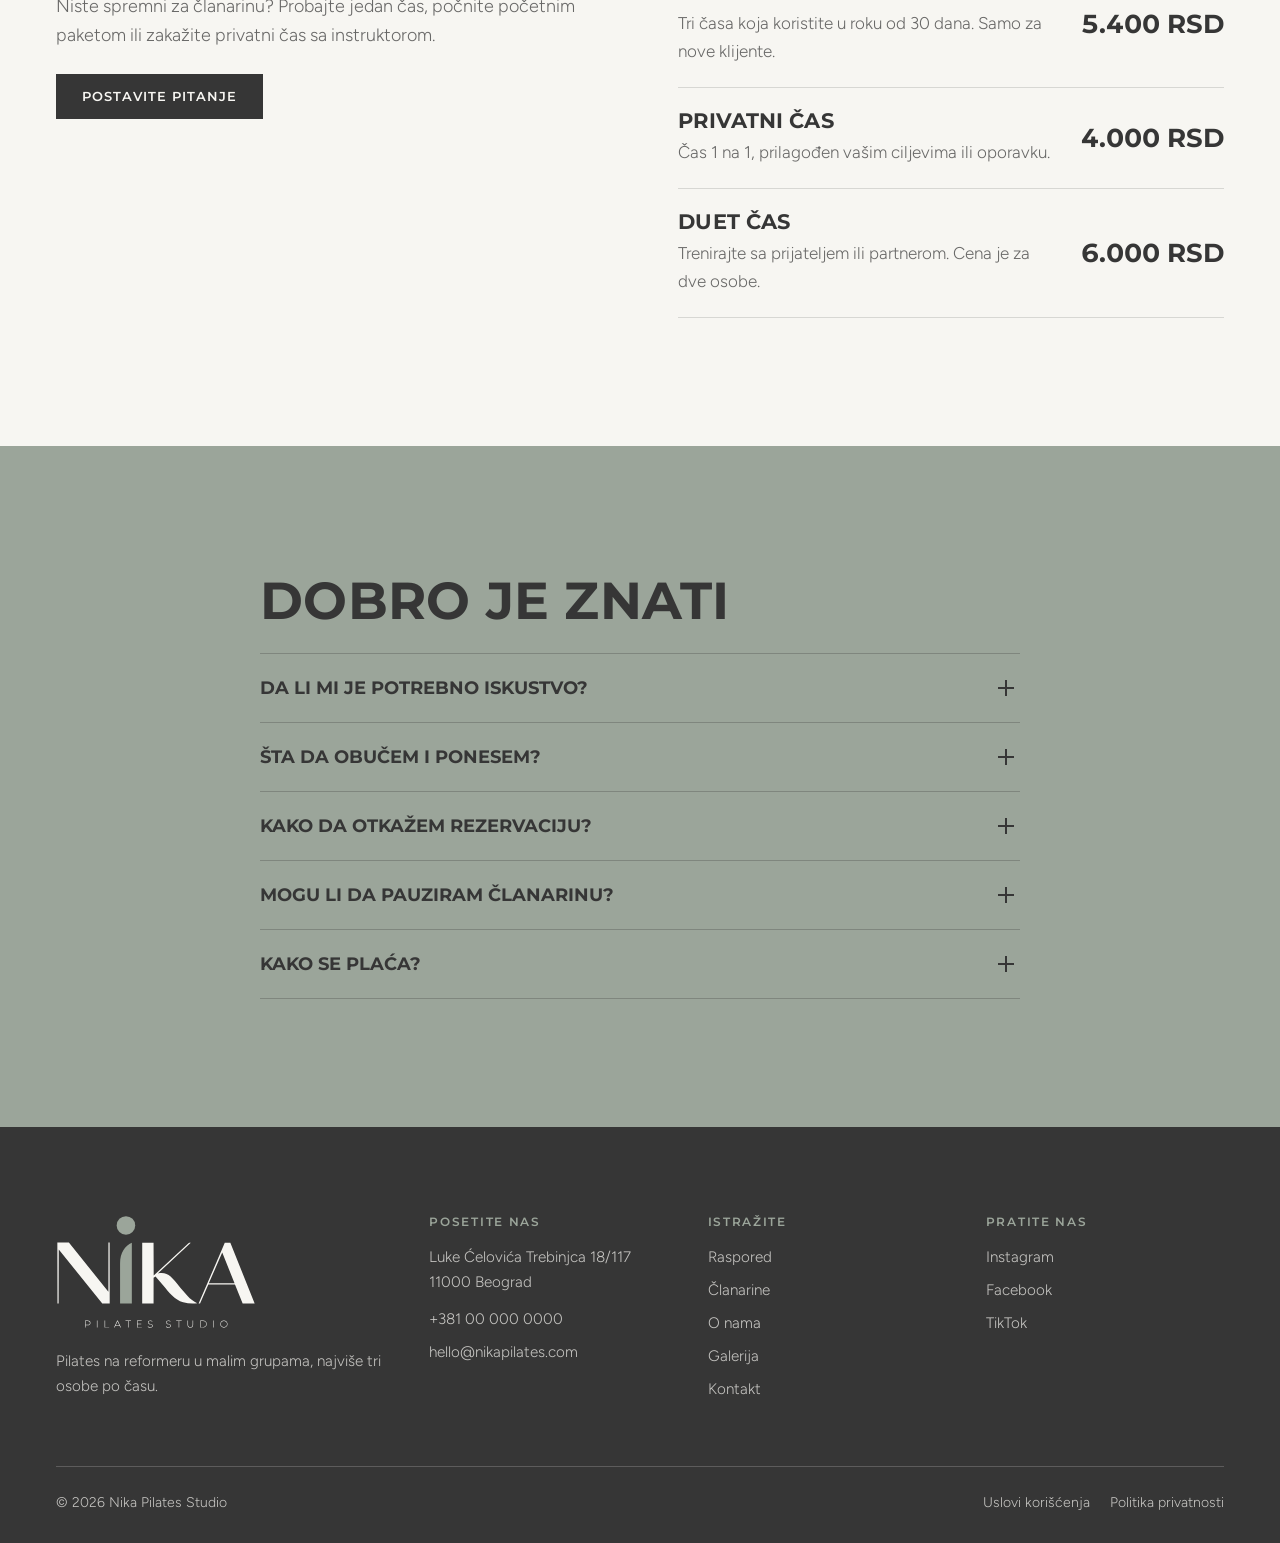
<file: memberships.html>
<!doctype html>
<html lang="sr-Latn">
<head>
  <meta charset="utf-8">
  <meta name="viewport" content="width=device-width, initial-scale=1, viewport-fit=cover">
  <title>Članarine — Nika Pilates Studio</title>
  <meta name="description" content="Članarine, pojedinačni časovi, početni paket i privatni časovi pilatesa na reformeru u studiju Nika.">
  <link rel="icon" href="assets/img/favicon.svg" type="image/svg+xml">
  <link rel="preconnect" href="https://fonts.googleapis.com">
  <link rel="preconnect" href="https://fonts.gstatic.com" crossorigin>
  <link rel="stylesheet" href="https://fonts.googleapis.com/css2?family=Figtree:wght@300;400;500;600&family=Montserrat:wght@500;600;700;800&display=swap">
  <link rel="stylesheet" href="assets/css/styles.css">
  <script>(function(){var d=document.documentElement;d.classList.add('js');try{if(localStorage.getItem('nika-lang')==='en'){d.lang='en';d.classList.add('i18n-pending');}}catch(e){}})();</script>
  <script src="assets/js/i18n.js" defer></script>
  <script src="assets/js/main.js" defer></script>
</head>
<body data-page="memberships">
  <a class="skip-link" href="#main" data-i18n="common.skip">Preskoči na sadržaj</a>

  <header class="site-header" data-header>
    <div class="header-bar">
      <nav class="primary-nav" aria-label="Glavni meni" data-i18n-attr="aria-label:common.navLabel">
        <ul>
          <li><a href="index.html" data-i18n="nav.home">Početna</a></li>
          <li><a href="schedule.html" data-i18n="nav.schedule">Raspored</a></li>
          <li><a href="memberships.html" aria-current="page" data-i18n="nav.memberships">Članarine</a></li>
          <li><a href="about.html" data-i18n="nav.about">O nama</a></li>
          <li><a href="gallery.html" data-i18n="nav.gallery">Galerija</a></li>
          <li><a href="contact.html" data-i18n="nav.contact">Kontakt</a></li>
        </ul>
      </nav>
      <a class="brand" href="index.html" aria-label="Nika Pilates Studio, početna strana" data-i18n-attr="aria-label:common.homeLabel">
        <img src="assets/img/logo/nika-mark.svg" width="223" height="100" alt="">
      </a>
      <div class="header-actions">
        <div class="lang-switch" role="group" aria-label="Jezik" data-i18n-attr="aria-label:common.langLabel">
          <button type="button" data-lang="sr" aria-pressed="true" lang="sr">SR</button>
          <button type="button" data-lang="en" aria-pressed="false" lang="en">EN</button>
        </div>
        <a class="btn btn--outline" href="contact.html#free-class" data-i18n="common.ctaFree">Zakaži besplatan čas</a>
        <button class="menu-toggle" type="button" aria-expanded="false" aria-controls="mobile-menu">
          <span aria-hidden="true"></span><span aria-hidden="true"></span><span class="sr-only" data-menu-label>Otvori meni</span>
        </button>
      </div>
    </div>
    <div class="mobile-menu" id="mobile-menu" hidden>
      <ul>
        <li><a href="index.html" data-i18n="nav.home">Početna</a></li>
        <li><a href="schedule.html" data-i18n="nav.schedule">Raspored</a></li>
        <li><a href="memberships.html" aria-current="page" data-i18n="nav.memberships">Članarine</a></li>
        <li><a href="about.html" data-i18n="nav.about">O nama</a></li>
        <li><a href="gallery.html" data-i18n="nav.gallery">Galerija</a></li>
        <li><a href="contact.html" data-i18n="nav.contact">Kontakt</a></li>
      </ul>
      <a class="btn" href="contact.html#free-class" data-i18n="common.ctaFree">Zakaži besplatan čas</a>
    </div>
  </header>

  <main id="main">
    <section class="page-hero">
      <div class="wrap narrow center stack">
        <h1 class="h-xl" data-i18n="plans.title">Članarine</h1>
        <p class="lead" data-i18n="plans.lead">Sa tri reformera svaki čas je skoro privatan. Izaberite mesečnu članarinu ili počnite pojedinačnim časom i odlučite kasnije.</p>
        <span class="rule"></span>
      </div>
    </section>

    <section class="band band--ink">
      <div class="wrap">
        <div class="plans">
          <article class="plan reveal">
            <h2 class="plan-name">Nika 4</h2>
            <p class="plan-classes" data-i18n="plans.p4.classes">4 časa mesečno</p>
            <p class="plan-price"><span data-i18n="plans.p4.amount">8.400</span><span class="cur">RSD</span><span class="per" data-i18n="plans.per">/ mesečno</span></p>
            <p class="plan-unit" data-i18n="plans.p4.unit">2.100 RSD po času</p>
            <p class="plan-desc" data-i18n="plans.p4.desc">Jedan čas nedeljno. Stabilna osnova za one koji pored toga trče, dižu tegove ili se bave sportom.</p>
            <ul class="plan-list">
              <li data-i18n="plans.anyClass">Svi grupni časovi</li>
              <li data-i18n="plans.ahead">Rezervacija do 3 nedelje unapred</li>
              <li data-i18n="plans.p4.extra">Čarape sa gripom na poklon</li>
            </ul>
            <a class="btn btn--outline" href="contact.html#plan-nika-4" data-i18n="plans.p4.btn">Izaberi Nika 4</a>
          </article>

          <article class="plan plan--featured reveal">
            <span class="plan-flag" data-i18n="plans.popular">Najpopularnije</span>
            <h2 class="plan-name">Nika 8</h2>
            <p class="plan-classes" data-i18n="plans.p8.classes">8 časova mesečno</p>
            <p class="plan-price"><span data-i18n="plans.p8.amount">15.200</span><span class="cur">RSD</span><span class="per" data-i18n="plans.per">/ mesečno</span></p>
            <p class="plan-unit" data-i18n="plans.p8.unit">1.900 RSD po času</p>
            <p class="plan-desc" data-i18n="plans.p8.desc">Dva časa nedeljno, ritam u kojem većina klijenata primeti pravu promenu u snazi i držanju.</p>
            <ul class="plan-list">
              <li data-i18n="plans.anyClass">Svi grupni časovi</li>
              <li data-i18n="plans.ahead">Rezervacija do 3 nedelje unapred</li>
              <li data-i18n="plans.p8.extra">1 gostujući čas mesečno</li>
            </ul>
            <a class="btn" href="contact.html#plan-nika-8" data-i18n="plans.p8.btn">Izaberi Nika 8</a>
          </article>

          <article class="plan reveal">
            <h2 class="plan-name">Nika 12</h2>
            <p class="plan-classes" data-i18n="plans.p12.classes">12 časova mesečno</p>
            <p class="plan-price"><span data-i18n="plans.p12.amount">20.400</span><span class="cur">RSD</span><span class="per" data-i18n="plans.per">/ mesečno</span></p>
            <p class="plan-unit" data-i18n="plans.p12.unit">1.700 RSD po času</p>
            <p class="plan-desc" data-i18n="plans.p12.desc">Tri časa nedeljno, za klijente kojima je pilates centar treninga.</p>
            <ul class="plan-list">
              <li data-i18n="plans.anyClass">Svi grupni časovi</li>
              <li data-i18n="plans.p12.priority">Prednost na listi čekanja</li>
              <li data-i18n="plans.p12.extra">2 gostujuća časa mesečno</li>
            </ul>
            <a class="btn btn--outline" href="contact.html#plan-nika-12" data-i18n="plans.p12.btn">Izaberi Nika 12</a>
          </article>
        </div>
        <p class="note center plans-note" data-i18n="plans.note">Članarine se obnavljaju mesečno. Neiskorišćeni časovi se ne prenose u sledeći mesec.</p>
      </div>
    </section>

    <section class="band band--paper">
      <div class="wrap split" style="align-items:start">
        <div class="stack reveal">
          <h2 class="h-lg" data-i18n="plans.otherTitle">Drugi načini treninga</h2>
          <p class="lead" data-i18n="plans.otherText">Niste spremni za članarinu? Probajte jedan čas, počnite početnim paketom ili zakažite privatni čas sa instruktorom.</p>
          <a class="btn" href="contact.html" data-i18n="plans.ask">Postavite pitanje</a>
        </div>
        <ul class="price-list reveal">
          <li>
            <h3 data-i18n="plans.dropIn">Pojedinačni čas</h3>
            <p data-i18n="plans.dropInText">Jedan grupni čas po izboru. Važi 30 dana.</p>
            <span class="price" data-i18n="plans.dropInPrice">2.400 RSD</span>
          </li>
          <li>
            <h3 data-i18n="plans.intro">Početni paket</h3>
            <p data-i18n="plans.introText">Tri časa koja koristite u roku od 30 dana. Samo za nove klijente.</p>
            <span class="price" data-i18n="plans.introPrice">5.400 RSD</span>
          </li>
          <li>
            <h3 data-i18n="plans.private">Privatni čas</h3>
            <p data-i18n="plans.privateText">Čas 1 na 1, prilagođen vašim ciljevima ili oporavku.</p>
            <span class="price" data-i18n="plans.privatePrice">4.000 RSD</span>
          </li>
          <li>
            <h3 data-i18n="plans.duet">Duet čas</h3>
            <p data-i18n="plans.duetText">Trenirajte sa prijateljem ili partnerom. Cena je za dve osobe.</p>
            <span class="price" data-i18n="plans.duetPrice">6.000 RSD</span>
          </li>
        </ul>
      </div>
    </section>

    <section class="band band--sage">
      <div class="wrap narrow stack">
        <h2 class="h-lg reveal" data-i18n="faq.title">Dobro je znati</h2>
        <div class="faq reveal">
          <details>
            <summary><span data-i18n="faq.q1">Da li mi je potrebno iskustvo?</span><span class="plus" aria-hidden="true"></span></summary>
            <p data-i18n="faq.a1">Ne. Počnite Reformer osnovama ili besplatnim prvim časom. Svaka vežba ima lakšu i težu varijantu.</p>
          </details>
          <details>
            <summary><span data-i18n="faq.q2">Šta da obučem i ponesem?</span><span class="plus" aria-hidden="true"></span></summary>
            <p data-i18n="faq.a2">Udobnu, pripijenu odeću i čarape sa gripom. Čarape su obavezne na reformeru i mogu se kupiti u studiju. Ponesite vodu, a peškire obezbeđujemo mi.</p>
          </details>
          <details>
            <summary><span data-i18n="faq.q3">Kako da otkažem rezervaciju?</span><span class="plus" aria-hidden="true"></span></summary>
            <p data-i18n="faq.a3">Otkažite najkasnije 12 sati pre časa i čas vam se vraća. Kasna otkazivanja i propušteni časovi računaju se kao iskorišćeni. Sa samo tri mesta, svako otkazivanje na vreme daje šansu nekome sa liste čekanja.</p>
          </details>
          <details>
            <summary><span data-i18n="faq.q4">Mogu li da pauziram članarinu?</span><span class="plus" aria-hidden="true"></span></summary>
            <p data-i18n="faq.a4">Da. Članarinu možete pauzirati jednom godišnje do četiri nedelje, zbog putovanja, bolesti ili bilo kog drugog razloga.</p>
          </details>
          <details>
            <summary><span data-i18n="faq.q5">Kako se plaća?</span><span class="plus" aria-hidden="true"></span></summary>
            <p data-i18n="faq.a5">Gotovinom ili karticom u studiju, ili uplatom na račun. Članarina se plaća na početku meseca.</p>
          </details>
        </div>
      </div>
    </section>
  </main>

  <footer class="site-footer">
    <div class="wrap footer-grid">
      <div class="footer-brand">
        <a href="index.html" aria-label="Nika Pilates Studio, početna strana" data-i18n-attr="aria-label:common.homeLabel">
          <img src="assets/img/logo/nika-logo-light.svg" width="200" height="114" alt="">
        </a>
        <p data-i18n="footer.tagline">Pilates na reformeru u malim grupama, najviše tri osobe po času.</p>
      </div>
      <div>
        <h3 data-i18n="footer.visit">Posetite nas</h3>
        <address>Luke Ćelovića Trebinjca 18/117<br><span data-i18n="common.city">11000 Beograd</span></address>
        <ul style="margin-top:12px">
          <li>+381 00 000 0000</li>
          <li><a href="mailto:hello@nikapilates.com">hello@nikapilates.com</a></li>
        </ul>
      </div>
      <div>
        <h3 data-i18n="footer.explore">Istražite</h3>
        <ul>
          <li><a href="schedule.html" data-i18n="nav.schedule">Raspored</a></li>
          <li><a href="memberships.html" data-i18n="nav.memberships">Članarine</a></li>
          <li><a href="about.html" data-i18n="nav.about">O nama</a></li>
          <li><a href="gallery.html" data-i18n="nav.gallery">Galerija</a></li>
          <li><a href="contact.html" data-i18n="nav.contact">Kontakt</a></li>
        </ul>
      </div>
      <div>
        <h3 data-i18n="footer.follow">Pratite nas</h3>
        <ul>
          <li><a href="https://www.instagram.com/" target="_blank" rel="noopener">Instagram</a></li>
          <li><a href="https://www.facebook.com/" target="_blank" rel="noopener">Facebook</a></li>
          <li><a href="https://www.tiktok.com/" target="_blank" rel="noopener">TikTok</a></li>
        </ul>
      </div>
    </div>
    <div class="wrap">
      <div class="footer-bottom">
        <span>© <span data-year>2026</span> Nika Pilates Studio</span>
        <nav aria-label="Pravne informacije" data-i18n-attr="aria-label:footer.legalLabel">
          <a href="#" data-i18n="footer.terms">Uslovi korišćenja</a>
          <a href="#" data-i18n="footer.privacy">Politika privatnosti</a>
        </nav>
      </div>
    </div>
  </footer>
</body>
</html>
</file>
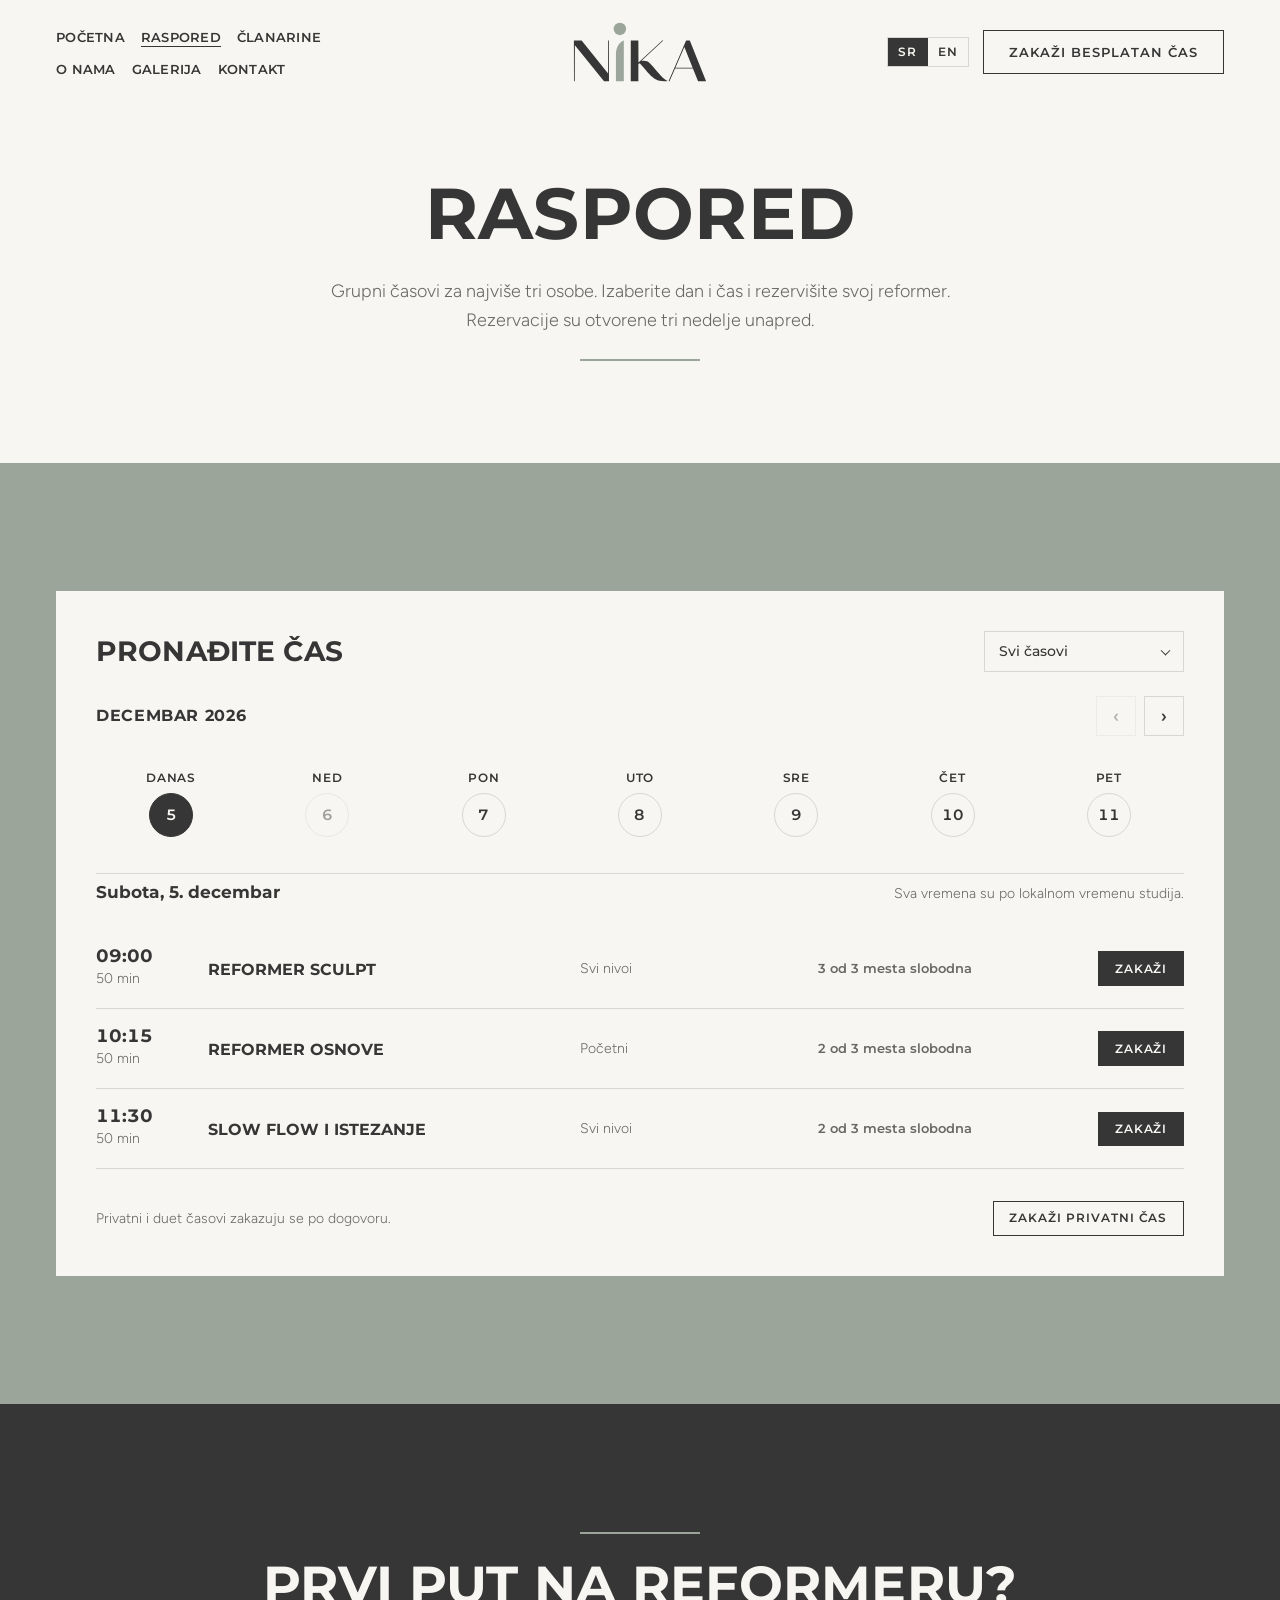
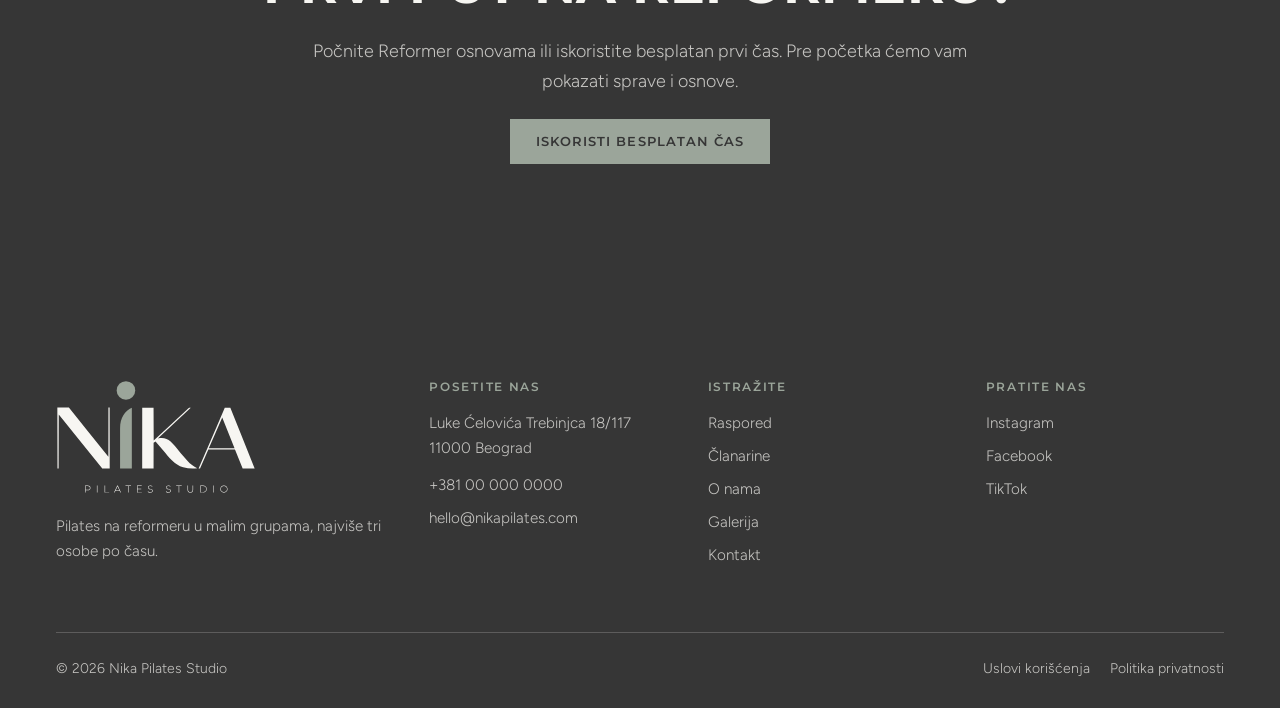
<file: schedule.html>
<!doctype html>
<html lang="sr-Latn">
<head>
  <meta charset="utf-8">
  <meta name="viewport" content="width=device-width, initial-scale=1, viewport-fit=cover">
  <title>Raspored — Nika Pilates Studio</title>
  <meta name="description" content="Raspored grupnih časova pilatesa na reformeru u studiju Nika u Beogradu. Najviše tri osobe po času.">
  <link rel="icon" href="assets/img/favicon.svg" type="image/svg+xml">
  <link rel="preconnect" href="https://fonts.googleapis.com">
  <link rel="preconnect" href="https://fonts.gstatic.com" crossorigin>
  <link rel="stylesheet" href="https://fonts.googleapis.com/css2?family=Figtree:wght@300;400;500;600&family=Montserrat:wght@500;600;700;800&display=swap">
  <link rel="stylesheet" href="assets/css/styles.css">
  <script>(function(){var d=document.documentElement;d.classList.add('js');try{if(localStorage.getItem('nika-lang')==='en'){d.lang='en';d.classList.add('i18n-pending');}}catch(e){}})();</script>
  <script src="assets/js/i18n.js" defer></script>
  <script src="assets/js/main.js" defer></script>
</head>
<body data-page="schedule">
  <a class="skip-link" href="#main" data-i18n="common.skip">Preskoči na sadržaj</a>

  <header class="site-header" data-header>
    <div class="header-bar">
      <nav class="primary-nav" aria-label="Glavni meni" data-i18n-attr="aria-label:common.navLabel">
        <ul>
          <li><a href="index.html" data-i18n="nav.home">Početna</a></li>
          <li><a href="schedule.html" aria-current="page" data-i18n="nav.schedule">Raspored</a></li>
          <li><a href="memberships.html" data-i18n="nav.memberships">Članarine</a></li>
          <li><a href="about.html" data-i18n="nav.about">O nama</a></li>
          <li><a href="gallery.html" data-i18n="nav.gallery">Galerija</a></li>
          <li><a href="contact.html" data-i18n="nav.contact">Kontakt</a></li>
        </ul>
      </nav>
      <a class="brand" href="index.html" aria-label="Nika Pilates Studio, početna strana" data-i18n-attr="aria-label:common.homeLabel">
        <img src="assets/img/logo/nika-mark.svg" width="223" height="100" alt="">
      </a>
      <div class="header-actions">
        <div class="lang-switch" role="group" aria-label="Jezik" data-i18n-attr="aria-label:common.langLabel">
          <button type="button" data-lang="sr" aria-pressed="true" lang="sr">SR</button>
          <button type="button" data-lang="en" aria-pressed="false" lang="en">EN</button>
        </div>
        <a class="btn btn--outline" href="contact.html#free-class" data-i18n="common.ctaFree">Zakaži besplatan čas</a>
        <button class="menu-toggle" type="button" aria-expanded="false" aria-controls="mobile-menu">
          <span aria-hidden="true"></span><span aria-hidden="true"></span><span class="sr-only" data-menu-label>Otvori meni</span>
        </button>
      </div>
    </div>
    <div class="mobile-menu" id="mobile-menu" hidden>
      <ul>
        <li><a href="index.html" data-i18n="nav.home">Početna</a></li>
        <li><a href="schedule.html" aria-current="page" data-i18n="nav.schedule">Raspored</a></li>
        <li><a href="memberships.html" data-i18n="nav.memberships">Članarine</a></li>
        <li><a href="about.html" data-i18n="nav.about">O nama</a></li>
        <li><a href="gallery.html" data-i18n="nav.gallery">Galerija</a></li>
        <li><a href="contact.html" data-i18n="nav.contact">Kontakt</a></li>
      </ul>
      <a class="btn" href="contact.html#free-class" data-i18n="common.ctaFree">Zakaži besplatan čas</a>
    </div>
  </header>

  <main id="main">
    <section class="page-hero">
      <div class="wrap narrow center stack">
        <h1 class="h-xl" data-i18n="schedule.title">Raspored</h1>
        <p class="lead" data-i18n="schedule.lead">Grupni časovi za najviše tri osobe. Izaberite dan i čas i rezervišite svoj reformer. Rezervacije su otvorene tri nedelje unapred.</p>
        <span class="rule"></span>
      </div>
    </section>

    <section class="band band--sage">
      <div class="wrap">
        <!-- When BOOKING_URL is set in assets/js/main.js, this card shows the online booking system instead. -->
        <div class="sched-card surface-paper" data-booking-host>
          <div class="sched-top">
            <h2 class="h-md" data-i18n="schedule.find">Pronađite čas</h2>
            <label class="select">
              <span class="sr-only" data-i18n="schedule.classType">Vrsta časa</span>
              <select id="filter-class"><option value="" data-i18n="schedule.allClasses">Svi časovi</option></select>
            </label>
          </div>

          <div class="sched-month">
            <span data-month></span>
            <div class="week-nav">
              <button class="icon-btn" type="button" data-week-prev aria-label="Prethodna nedelja" data-i18n-attr="aria-label:schedule.prevWeek">‹</button>
              <button class="icon-btn" type="button" data-week-next aria-label="Sledeća nedelja" data-i18n-attr="aria-label:schedule.nextWeek">›</button>
            </div>
          </div>

          <div class="day-strip" role="tablist" aria-label="Izaberite dan" data-i18n-attr="aria-label:schedule.chooseDay" data-days></div>

          <div class="sched-day-head">
            <h3 data-day-title></h3>
            <span class="note" data-i18n="schedule.localTime">Sva vremena su po lokalnom vremenu studija.</span>
          </div>

          <ol class="sched-list" data-sched-list aria-live="polite">
            <li class="sched-empty"><p data-i18n="schedule.noJs">Za prikaz rasporeda potreban je JavaScript. Pozovite ili pišite studiju da zakažete čas.</p></li>
          </ol>

          <div class="sched-foot">
            <p class="note" data-i18n="schedule.privateNote">Privatni i duet časovi zakazuju se po dogovoru.</p>
            <a class="btn btn--outline btn--sm" href="contact.html#private" data-i18n="schedule.privateBtn">Zakaži privatni čas</a>
          </div>
        </div>
      </div>
    </section>

    <section class="band band--ink">
      <div class="wrap narrow center stack reveal">
        <span class="rule"></span>
        <h2 class="h-lg" data-i18n="schedule.ctaTitle">Prvi put na reformeru?</h2>
        <p class="lead" data-i18n="schedule.ctaText">Počnite Reformer osnovama ili iskoristite besplatan prvi čas. Pre početka ćemo vam pokazati sprave i osnove.</p>
        <a class="btn" href="contact.html#free-class" data-i18n="common.ctaClaim">Iskoristi besplatan čas</a>
      </div>
    </section>
  </main>

  <footer class="site-footer">
    <div class="wrap footer-grid">
      <div class="footer-brand">
        <a href="index.html" aria-label="Nika Pilates Studio, početna strana" data-i18n-attr="aria-label:common.homeLabel">
          <img src="assets/img/logo/nika-logo-light.svg" width="200" height="114" alt="">
        </a>
        <p data-i18n="footer.tagline">Pilates na reformeru u malim grupama, najviše tri osobe po času.</p>
      </div>
      <div>
        <h3 data-i18n="footer.visit">Posetite nas</h3>
        <address>Luke Ćelovića Trebinjca 18/117<br><span data-i18n="common.city">11000 Beograd</span></address>
        <ul style="margin-top:12px">
          <li>+381 00 000 0000</li>
          <li><a href="mailto:hello@nikapilates.com">hello@nikapilates.com</a></li>
        </ul>
      </div>
      <div>
        <h3 data-i18n="footer.explore">Istražite</h3>
        <ul>
          <li><a href="schedule.html" data-i18n="nav.schedule">Raspored</a></li>
          <li><a href="memberships.html" data-i18n="nav.memberships">Članarine</a></li>
          <li><a href="about.html" data-i18n="nav.about">O nama</a></li>
          <li><a href="gallery.html" data-i18n="nav.gallery">Galerija</a></li>
          <li><a href="contact.html" data-i18n="nav.contact">Kontakt</a></li>
        </ul>
      </div>
      <div>
        <h3 data-i18n="footer.follow">Pratite nas</h3>
        <ul>
          <li><a href="https://www.instagram.com/" target="_blank" rel="noopener">Instagram</a></li>
          <li><a href="https://www.facebook.com/" target="_blank" rel="noopener">Facebook</a></li>
          <li><a href="https://www.tiktok.com/" target="_blank" rel="noopener">TikTok</a></li>
        </ul>
      </div>
    </div>
    <div class="wrap">
      <div class="footer-bottom">
        <span>© <span data-year>2026</span> Nika Pilates Studio</span>
        <nav aria-label="Pravne informacije" data-i18n-attr="aria-label:footer.legalLabel">
          <a href="#" data-i18n="footer.terms">Uslovi korišćenja</a>
          <a href="#" data-i18n="footer.privacy">Politika privatnosti</a>
        </nav>
      </div>
    </div>
  </footer>
</body>
</html>
</file>
<file: assets/css/styles.css>
/* ==========================================================================
   Nika Pilates Studio — shared styles
   Layout: full-bleed bands in the three brand colours (off-white, charcoal,
   sage) carrying a narrow, centred column; in the home hero the cut-out
   reformer photo crosses one giant scrolling word.
   ========================================================================== */

:root {
  /* Brand colours (from the Nika logo) */
  --paper: #f7f6f2;
  --ink: #363636;
  --sage: #9ba59a;
  --sage-deep: #7d887c;

  /* Semantic */
  --few-left: #8a5a00;
  --error: #a3261b;

  /* Type */
  --display: "Montserrat", "Helvetica Neue", Arial, sans-serif;
  --body: "Figtree", "Helvetica Neue", Arial, sans-serif;

  --fs-hero: clamp(7rem, 21vw, 20rem);
  --fs-xl: clamp(2.4rem, 6.2vw, 4.5rem);
  --fs-lg: clamp(2rem, 4.6vw, 3.25rem);
  --fs-md: clamp(1.3rem, 2.2vw, 1.75rem);
  --fs-body: 1.0625rem;
  --fs-small: 0.875rem;
  --fs-label: 0.8125rem;

  /* Space */
  --gutter: clamp(16px, 4.5vw, 56px);
  --header-h: 128px;
  --band-pad: clamp(72px, 10vw, 140px);
  --ease: cubic-bezier(0.2, 0.7, 0.2, 1);

  color-scheme: light;
}

/* ---------- Surfaces ----------
   Each surface sets the colours its content uses, so components read
   correctly on any band. Sage text on off-white is too low-contrast for
   reading, so on light surfaces sage is used only for lines and accents. */

:root,
.surface-paper,
.band--paper,
.hero,
.page-hero,
.site-header,
.mobile-menu {
  --bg: var(--paper);
  --fg: var(--ink);
  --muted: rgba(54, 54, 54, 0.74);
  --line: rgba(54, 54, 54, 0.16);
  --rule: var(--sage);
  --eyebrow: var(--ink);
  --btn-bg: var(--ink);
  --btn-fg: var(--paper);
  --btn-line: var(--ink);
  --on-bg: var(--ink);
  --on-fg: var(--paper);
}

.surface-ink,
.band--ink,
.site-footer,
.lightbox {
  --bg: var(--ink);
  --fg: var(--paper);
  --muted: rgba(247, 246, 242, 0.74);
  --line: rgba(247, 246, 242, 0.2);
  --rule: var(--sage);
  --eyebrow: var(--sage);
  --btn-bg: var(--sage);
  --btn-fg: var(--ink);
  --btn-line: var(--sage);
  --on-bg: var(--sage);
  --on-fg: var(--ink);
}

.surface-sage,
.band--sage {
  --bg: var(--sage);
  --fg: var(--ink);
  --muted: var(--ink);
  --line: rgba(54, 54, 54, 0.28);
  --rule: var(--ink);
  --eyebrow: var(--ink);
  --btn-bg: var(--ink);
  --btn-fg: var(--paper);
  --btn-line: var(--ink);
  --on-bg: var(--ink);
  --on-fg: var(--paper);
}

.surface-paper,
.surface-ink,
.surface-sage,
.band--paper,
.band--ink,
.band--sage {
  background: var(--bg);
  color: var(--fg);
}

/* ---------- Base ---------- */

*,
*::before,
*::after {
  box-sizing: border-box;
}

html {
  -webkit-text-size-adjust: 100%;
  scroll-behavior: smooth;
}

body {
  margin: 0;
  background: var(--paper);
  color: var(--ink);
  font: 300 var(--fs-body) / 1.65 var(--body);
  overflow-x: clip;
  -webkit-font-smoothing: antialiased;
}

/* Hide the page for a moment while English replaces the Serbian text. */
.i18n-pending body {
  opacity: 0;
  animation: i18n-reveal 0s linear 1.2s forwards;
}

@keyframes i18n-reveal {
  to {
    opacity: 1;
  }
}

img {
  display: block;
  max-width: 100%;
}

a {
  color: inherit;
}

h1,
h2,
h3,
h4 {
  margin: 0;
  font-family: var(--display);
  font-weight: 700;
  line-height: 1.05;
  letter-spacing: 0.005em;
  text-transform: uppercase;
  text-wrap: balance;
}

p {
  margin: 0;
}

[hidden] {
  display: none !important;
}

:focus-visible {
  outline: 2px solid var(--fg, var(--ink));
  outline-offset: 3px;
}

.sr-only {
  position: absolute;
  width: 1px;
  height: 1px;
  margin: -1px;
  padding: 0;
  overflow: hidden;
  clip: rect(0 0 0 0);
  white-space: nowrap;
  border: 0;
}

.skip-link {
  position: fixed;
  top: 12px;
  left: 12px;
  z-index: 100;
  padding: 10px 16px;
  background: var(--ink);
  color: var(--paper);
  font: 600 var(--fs-label) / 1 var(--display);
  text-transform: uppercase;
  text-decoration: none;
  transform: translateY(-160%);
  transition: transform 0.2s;
}

.skip-link:focus {
  transform: none;
}

/* ---------- Layout helpers ---------- */

.wrap {
  max-width: 1280px;
  margin-inline: auto;
  padding-inline: var(--gutter);
}

.wrap.narrow {
  max-width: calc(760px + 2 * var(--gutter));
}

.center {
  text-align: center;
}

.stack {
  display: grid;
  gap: 24px;
  justify-items: start;
}

.center.stack,
.center .stack {
  justify-items: center;
}

.band {
  padding-block: var(--band-pad);
}

.split {
  display: grid;
  grid-template-columns: 1fr 1fr;
  gap: clamp(40px, 6vw, 96px);
  align-items: center;
}

.split > * {
  min-width: 0;
}

/* ---------- Type helpers ---------- */

.h-xl {
  font-size: var(--fs-xl);
}

.h-lg {
  font-size: var(--fs-lg);
}

.h-md {
  font-size: var(--fs-md);
}

.lead {
  max-width: 62ch;
  font-size: clamp(1.0625rem, 1.4vw, 1.2rem);
  color: var(--muted);
}

.copy {
  display: grid;
  gap: 18px;
  max-width: 62ch;
  color: var(--muted);
}

.eyebrow {
  font: 600 var(--fs-label) / 1.2 var(--display);
  letter-spacing: 0.14em;
  text-transform: uppercase;
  color: var(--eyebrow);
}

.note {
  font-size: var(--fs-small);
  color: var(--muted);
}

.rule {
  display: block;
  width: 120px;
  height: 2px;
  background: var(--rule);
}

.center .rule,
.center.stack .rule {
  margin-inline: auto;
}

/* ---------- Buttons (colours come from the surface) ---------- */

.btn {
  display: inline-flex;
  align-items: center;
  justify-content: center;
  gap: 0.5em;
  padding: 1.15em 1.9em;
  border: 1.5px solid var(--btn-line);
  background: var(--btn-bg);
  color: var(--btn-fg);
  font: 600 var(--fs-label) / 1 var(--display);
  letter-spacing: 0.08em;
  text-transform: uppercase;
  text-decoration: none;
  white-space: nowrap;
  cursor: pointer;
  transition: background-color 0.25s, color 0.25s, border-color 0.25s;
}

.btn:hover {
  background: transparent;
  color: var(--btn-line);
}

.btn--outline {
  background: transparent;
  color: var(--btn-line);
}

.btn--outline:hover {
  background: var(--btn-bg);
  color: var(--btn-fg);
}

.btn--sm {
  padding: 0.85em 1.3em;
  font-size: 0.75rem;
}

/* ---------- Header ---------- */

.site-header {
  position: fixed;
  top: 0;
  left: 0;
  right: 0;
  z-index: 50;
  padding-top: env(safe-area-inset-top, 0px);
  color: var(--fg);
  transition: background-color 0.35s var(--ease), box-shadow 0.35s;
}

.header-bar {
  display: grid;
  grid-template-columns: 1fr auto 1fr;
  align-items: center;
  gap: 24px;
  padding: 22px var(--gutter);
  transition: padding 0.35s var(--ease);
}

.primary-nav ul {
  display: flex;
  flex-wrap: wrap;
  gap: 4px 16px;
  max-width: 320px;
  margin: 0;
  padding: 0;
  list-style: none;
}

.primary-nav a {
  padding-bottom: 1px;
  border-bottom: 1.5px solid transparent;
  color: var(--fg);
  font: 600 var(--fs-label) / 1.5 var(--display);
  letter-spacing: 0.02em;
  text-transform: uppercase;
  text-decoration: none;
  transition: border-color 0.2s;
}

.primary-nav a:hover {
  border-color: var(--sage);
}

.primary-nav a[aria-current="page"] {
  border-color: var(--fg);
}

.brand {
  grid-column: 2;
  justify-self: center;
  display: block;
}

.brand img {
  width: auto;
  height: 60px;
  transition: height 0.35s var(--ease);
}

.header-actions {
  grid-column: 3;
  justify-self: end;
  display: flex;
  align-items: center;
  gap: 14px;
}

.site-header.is-scrolled {
  background: rgba(247, 246, 242, 0.96);
  box-shadow: 0 1px 0 var(--line);
}

.site-header.is-scrolled .header-bar {
  padding-block: 10px;
}

.site-header.is-scrolled .brand img {
  height: 44px;
}

.site-header.menu-open {
  background: transparent;
  box-shadow: none;
}

.lang-switch {
  display: inline-flex;
  border: 1px solid var(--line);
}

.lang-switch button {
  min-width: 40px;
  padding: 8px 10px;
  border: 0;
  background: transparent;
  color: var(--fg);
  font: 600 0.75rem / 1 var(--display);
  letter-spacing: 0.08em;
  cursor: pointer;
}

.lang-switch button[aria-pressed="true"] {
  background: var(--on-bg);
  color: var(--on-fg);
}

.menu-toggle {
  display: none;
  position: relative;
  width: 44px;
  height: 44px;
  padding: 0;
  border: 0;
  background: transparent;
  color: var(--fg);
  cursor: pointer;
}

.menu-toggle span[aria-hidden] {
  position: absolute;
  left: 10px;
  right: 10px;
  height: 2px;
  background: currentColor;
  transition: transform 0.3s var(--ease), top 0.3s var(--ease);
}

.menu-toggle span[aria-hidden]:nth-child(1) {
  top: 17px;
}

.menu-toggle span[aria-hidden]:nth-child(2) {
  top: 25px;
}

.menu-toggle[aria-expanded="true"] span[aria-hidden]:nth-child(1) {
  top: 21px;
  transform: rotate(45deg);
}

.menu-toggle[aria-expanded="true"] span[aria-hidden]:nth-child(2) {
  top: 21px;
  transform: rotate(-45deg);
}

.mobile-menu {
  position: fixed;
  inset: 0;
  z-index: 49;
  display: flex;
  flex-direction: column;
  gap: 32px;
  padding: calc(116px + env(safe-area-inset-top, 0px)) var(--gutter) 40px;
  background: var(--bg);
  color: var(--fg);
  overflow-y: auto;
}

.mobile-menu ul {
  display: grid;
  gap: 6px;
  margin: 0;
  padding: 0;
  list-style: none;
}

.mobile-menu a:not(.btn) {
  color: var(--fg);
  font: 700 clamp(2rem, 9vw, 3rem) / 1.12 var(--display);
  text-transform: uppercase;
  text-decoration: none;
}

.mobile-menu a[aria-current="page"] {
  text-decoration: underline;
  text-decoration-color: var(--sage);
  text-decoration-thickness: 3px;
  text-underline-offset: 6px;
}

.mobile-menu .btn {
  align-self: flex-start;
}

/* ---------- Home hero ----------
   The cut-out photo sits in front of the scrolling word, so the legs and
   straps cross it. Landscape screens size the photo by the hero's height;
   narrow and portrait screens size it by the screen width. */

.hero {
  position: relative;
  height: clamp(600px, 100svh, 960px);
  background: var(--bg);
  color: var(--fg);
  overflow: hidden;
  isolation: isolate;
}

.hero-figure {
  position: absolute;
  z-index: 2;
  left: 50%;
  bottom: 0;
  width: auto;
  /* 75% of the hero, but never so large that her head or feet leave the screen
     (she spans ~47% of the photo's width, which is 3× its height). */
  height: min(75%, 67vw);
  max-width: none;
  /* She is centred at ~48.5% of the photo; 6% down trims the reformer frame. */
  translate: -48.5% 6%;
  animation: hero-rise 1.4s var(--ease) both;
}

.marquee {
  --fade: clamp(48px, 12vw, 220px);
  position: absolute;
  inset: 0;
  z-index: 1;
  display: flex;
  align-items: center;
  padding-top: 0;
  pointer-events: none;
  user-select: none;
  /* The word fades in at the left edge and out at the right edge. */
  -webkit-mask-image: linear-gradient(90deg, transparent 0, #000 var(--fade), #000 calc(100% - var(--fade)), transparent 100%);
  mask-image: linear-gradient(90deg, transparent 0, #000 var(--fade), #000 calc(100% - var(--fade)), transparent 100%);
}

.marquee-track {
  display: flex;
  width: max-content;
  animation: marquee 34s linear infinite;
}

.marquee-track span {
  padding-inline: 0.1em;
  color: var(--sage);
  font: 800 var(--fs-hero) / 0.86 var(--display);
  letter-spacing: -0.01em;
  text-transform: uppercase;
  white-space: nowrap;
}

@keyframes marquee {
  to {
    transform: translateX(-50%);
  }
}

@keyframes hero-rise {
  from {
    opacity: 0;
    transform: translateY(32px);
  }
}

@media (max-aspect-ratio: 4/3) {
  .hero {
    --fs-hero: clamp(5.5rem, 26vw, 14rem);
    height: clamp(460px, calc(64.7vw + 290px), 960px);
  }

  /* Wide enough that she spans ~90% of the screen. */
  .hero-figure {
    width: 194vw;
    height: auto;
    translate: -48.5% 0;
  }

  /* Photo height is 64.7vw; place the word over its upper quarter,
     above her head and behind her knees, feet and the straps. */
  .marquee {
    align-items: flex-end;
    padding-top: 0;
    padding-bottom: calc(47.9vw - 0.43 * var(--fs-hero));
  }
}

/* ---------- Inner page hero ---------- */

.page-hero {
  padding-block: calc(var(--header-h) + 48px) clamp(64px, 8vw, 104px);
  background: var(--bg);
  color: var(--fg);
}

/* ---------- Reveal on scroll ---------- */

.js .reveal {
  opacity: 0;
  transform: translateY(28px);
  transition: opacity 0.9s var(--ease), transform 0.9s var(--ease);
}

.js .reveal.is-in {
  opacity: 1;
  transform: none;
}

/* ---------- Home: offer ---------- */

.offer {
  padding-top: 0;
}

/* ---------- Photos ---------- */

.photo {
  position: relative;
  display: block;
  overflow: hidden;
  background: var(--sage-deep);
}

.photo img {
  width: 100%;
  height: 100%;
  object-fit: cover;
  object-position: var(--x, 50%) var(--y, 50%);
}

/* ---------- Home: studio ---------- */

.collage {
  position: relative;
  aspect-ratio: 5 / 6;
  max-width: 100%;
}

.collage .photo:first-child {
  position: absolute;
  top: 0;
  left: 0;
  width: 66%;
  aspect-ratio: 3 / 4;
}

.collage .photo:last-child {
  position: absolute;
  right: 0;
  bottom: 0;
  width: 52%;
  aspect-ratio: 4 / 5;
  box-shadow: 0 0 0 10px var(--bg);
}

.specs {
  display: grid;
  grid-template-columns: repeat(2, minmax(0, 1fr));
  gap: 0 32px;
  width: 100%;
  max-width: 460px;
  margin: 8px 0 0;
}

.specs div {
  display: grid;
  gap: 2px;
  padding-block: 16px;
  border-top: 1px solid var(--line);
}

.specs dt {
  font: 600 0.75rem / 1.2 var(--display);
  letter-spacing: 0.12em;
  text-transform: uppercase;
  color: var(--muted);
}

.specs dd {
  margin: 0;
  font: 700 1.75rem / 1.1 var(--display);
  font-variant-numeric: tabular-nums;
}

/* ---------- Home: today card ---------- */

.today-card {
  display: grid;
  gap: 20px;
  padding: clamp(20px, 3vw, 32px);
  border: 1px solid var(--line);
}

.today-head {
  display: flex;
  flex-wrap: wrap;
  justify-content: space-between;
  align-items: baseline;
  gap: 8px 16px;
}

.today-date {
  font: 600 var(--fs-label) / 1 var(--display);
  text-transform: uppercase;
  letter-spacing: 0.08em;
  color: var(--muted);
}

.today-list {
  display: grid;
  margin: 0;
  padding: 0;
  list-style: none;
}

.today-list li {
  display: grid;
  grid-template-columns: 64px minmax(0, 1fr) auto;
  align-items: center;
  gap: 16px;
  padding-block: 14px;
  border-top: 1px solid var(--line);
}

.today-list li:last-child {
  border-bottom: 1px solid var(--line);
}

.today-list .t-time {
  font: 700 1.125rem / 1 var(--display);
  font-variant-numeric: tabular-nums;
}

.today-list .t-class {
  display: grid;
  gap: 2px;
  min-width: 0;
}

.today-list .t-class strong {
  font: 600 0.95rem / 1.25 var(--display);
  text-transform: uppercase;
}

.today-list .t-class span {
  font-size: var(--fs-small);
  color: var(--muted);
}

.today-list .t-empty {
  grid-column: 1 / -1;
  display: block;
  color: var(--muted);
}

/* ---------- Home: classes ---------- */

.classes-grid {
  display: grid;
  grid-template-columns: minmax(0, 5fr) minmax(0, 7fr);
  gap: clamp(40px, 6vw, 96px);
  align-items: start;
}

.classes-intro {
  position: sticky;
  top: 120px;
}

.class-list {
  border-top: 1px solid var(--line);
}

.class-item {
  border-bottom: 1px solid var(--line);
}

.class-item summary {
  display: grid;
  grid-template-columns: minmax(0, 1fr) auto 28px;
  align-items: center;
  gap: 16px;
  padding-block: 22px;
  cursor: pointer;
  list-style: none;
}

.class-item summary::-webkit-details-marker {
  display: none;
}

.class-name {
  font: 700 clamp(1.15rem, 2.3vw, 1.65rem) / 1.1 var(--display);
  text-transform: uppercase;
  text-decoration: underline;
  text-decoration-color: transparent;
  text-decoration-thickness: 2px;
  text-underline-offset: 6px;
  transition: text-decoration-color 0.2s;
}

.class-item summary:hover .class-name {
  text-decoration-color: var(--sage);
}

.class-meta {
  font: 600 0.75rem / 1.2 var(--display);
  letter-spacing: 0.08em;
  text-transform: uppercase;
  color: var(--muted);
  white-space: nowrap;
}

.plus {
  position: relative;
  width: 28px;
  height: 28px;
}

.plus::before,
.plus::after {
  content: "";
  position: absolute;
  top: 13px;
  left: 6px;
  width: 16px;
  height: 2px;
  background: var(--fg);
  transition: transform 0.3s var(--ease);
}

.plus::after {
  transform: rotate(90deg);
}

details[open] > summary .plus::after {
  transform: rotate(0deg);
}

.class-item p {
  max-width: 58ch;
  padding-bottom: 24px;
  color: var(--muted);
}

.ticker {
  margin-top: var(--band-pad);
  padding-block: 18px;
  border-block: 1px solid var(--line);
  overflow: hidden;
}

.ticker-track {
  display: flex;
  width: max-content;
  animation: marquee 40s linear infinite;
}

.ticker-track span {
  padding-inline: 0.6em;
  color: var(--fg);
  font: 700 clamp(1.1rem, 2vw, 1.5rem) / 1 var(--display);
  letter-spacing: 0.06em;
  text-transform: uppercase;
  white-space: nowrap;
}

.ticker-track span::after {
  content: "•";
  padding-left: 1.2em;
  color: var(--sage);
}

/* ---------- Schedule ---------- */

.sched-card {
  display: grid;
  gap: 24px;
  padding: clamp(20px, 3.5vw, 40px);
}

.sched-top {
  display: flex;
  flex-wrap: wrap;
  justify-content: space-between;
  align-items: center;
  gap: 16px;
}

.select {
  position: relative;
  display: block;
}

.select select {
  appearance: none;
  min-width: 200px;
  padding: 11px 38px 11px 14px;
  border: 1px solid var(--line);
  border-radius: 0;
  background: var(--bg);
  color: var(--fg);
  font: 500 0.875rem / 1.2 var(--display);
  cursor: pointer;
}

.select::after {
  content: "";
  position: absolute;
  top: 50%;
  right: 15px;
  width: 7px;
  height: 7px;
  border-right: 1.5px solid var(--fg);
  border-bottom: 1.5px solid var(--fg);
  transform: translateY(-70%) rotate(45deg);
  pointer-events: none;
}

.sched-month {
  display: flex;
  justify-content: space-between;
  align-items: center;
  gap: 16px;
  font: 700 1rem / 1 var(--display);
  text-transform: uppercase;
  letter-spacing: 0.04em;
}

.week-nav {
  display: flex;
  gap: 8px;
}

.icon-btn {
  display: inline-grid;
  place-items: center;
  width: 40px;
  height: 40px;
  border: 1px solid var(--line);
  background: var(--bg);
  color: var(--fg);
  font: 600 1.1rem / 1 var(--display);
  cursor: pointer;
}

.icon-btn:disabled {
  opacity: 0.35;
  cursor: default;
}

.day-strip {
  display: grid;
  grid-template-columns: repeat(7, minmax(0, 1fr));
  gap: 6px;
}

.day-btn {
  display: grid;
  justify-items: center;
  gap: 8px;
  padding: 10px 2px 12px;
  border: 0;
  background: transparent;
  color: var(--fg);
  font-family: var(--display);
  cursor: pointer;
}

.day-btn .d-name {
  font-size: 0.75rem;
  font-weight: 600;
  text-transform: uppercase;
  letter-spacing: 0.06em;
}

.day-btn .d-num {
  display: grid;
  place-items: center;
  width: 44px;
  height: 44px;
  border: 1px solid var(--line);
  border-radius: 50%;
  font-size: 0.95rem;
  font-weight: 600;
  font-variant-numeric: tabular-nums;
  transition: background-color 0.2s, color 0.2s, border-color 0.2s;
}

.day-btn:hover .d-num {
  border-color: var(--sage);
}

.day-btn[aria-selected="true"] .d-num {
  border-color: var(--on-bg);
  background: var(--on-bg);
  color: var(--on-fg);
}

.day-btn.is-closed .d-num {
  opacity: 0.45;
}

.sched-day-head {
  display: flex;
  flex-wrap: wrap;
  justify-content: space-between;
  align-items: baseline;
  gap: 8px 16px;
  padding-top: 8px;
  border-top: 1px solid var(--line);
}

.sched-day-head h3 {
  font-size: 1.05rem;
  font-weight: 700;
  text-transform: none;
}

.sched-list {
  display: grid;
  margin: 0;
  padding: 0;
  list-style: none;
}

.sched-row {
  display: grid;
  grid-template-columns: 96px minmax(0, 1.6fr) minmax(0, 1fr) minmax(0, 1fr) 128px;
  grid-template-areas: "time class level spots action";
  align-items: center;
  gap: 16px;
  padding-block: 18px;
  border-bottom: 1px solid var(--line);
}

.sched-row > * {
  min-width: 0;
}

.sr-time {
  grid-area: time;
  display: grid;
  gap: 2px;
}

.sr-time strong {
  font: 700 1.125rem / 1 var(--display);
  font-variant-numeric: tabular-nums;
}

.sr-time span,
.sr-level {
  font-size: var(--fs-small);
  color: var(--muted);
}

.sr-class {
  grid-area: class;
}

.sr-class strong {
  font: 700 1rem / 1.25 var(--display);
  text-transform: uppercase;
}

.sr-level {
  grid-area: level;
}

.sr-spots {
  grid-area: spots;
  font: 600 0.8125rem / 1.2 var(--display);
  color: var(--muted);
}

.sr-spots.is-low {
  color: var(--few-left);
}

.sr-spots.is-full {
  color: var(--fg);
}

.sched-row .btn,
.sched-row .sr-started {
  grid-area: action;
  justify-self: end;
}

.sr-started {
  font: 600 0.75rem / 1 var(--display);
  letter-spacing: 0.08em;
  text-transform: uppercase;
  color: var(--muted);
}

.sched-row.is-past {
  opacity: 0.5;
}

.sched-empty {
  display: grid;
  justify-items: start;
  gap: 16px;
  padding: 32px 0;
  color: var(--muted);
}

.sched-foot {
  display: flex;
  flex-wrap: wrap;
  justify-content: space-between;
  align-items: center;
  gap: 16px;
  padding-top: 8px;
}

.sched-embed {
  width: 100%;
  min-height: 900px;
  border: 0;
  background: var(--paper);
}

/* ---------- Memberships ---------- */

.plans {
  display: grid;
  grid-template-columns: repeat(3, minmax(0, 1fr));
  gap: clamp(16px, 2.4vw, 28px);
  align-items: stretch;
}

.plan {
  position: relative;
  display: flex;
  flex-direction: column;
  gap: 18px;
  padding: clamp(24px, 3vw, 40px);
  border: 1px solid var(--line);
}

.plan--featured {
  border-color: var(--sage);
}

.plan-flag {
  position: absolute;
  top: -12px;
  left: clamp(24px, 3vw, 40px);
  padding: 6px 10px;
  background: var(--sage);
  color: var(--ink);
  font: 700 0.6875rem / 1 var(--display);
  letter-spacing: 0.1em;
  text-transform: uppercase;
}

.plan-name {
  font-size: var(--fs-md);
}

.plan-classes {
  font: 600 var(--fs-label) / 1.2 var(--display);
  letter-spacing: 0.1em;
  text-transform: uppercase;
  color: var(--eyebrow);
}

.plan-price {
  display: flex;
  flex-wrap: wrap;
  align-items: baseline;
  gap: 4px 8px;
  font: 700 clamp(2.2rem, 4vw, 3rem) / 1 var(--display);
  font-variant-numeric: tabular-nums;
}

.plan-price .cur {
  font-size: 0.42em;
  letter-spacing: 0.06em;
}

.plan-price .per {
  font: 400 0.95rem / 1 var(--body);
  color: var(--muted);
}

.plan-unit {
  margin-top: -10px;
  font-size: var(--fs-small);
  color: var(--muted);
  font-variant-numeric: tabular-nums;
}

.plan-desc {
  color: var(--muted);
}

.plan-list {
  display: grid;
  gap: 10px;
  margin: 0;
  padding: 18px 0 0;
  border-top: 1px solid var(--line);
  list-style: none;
  font-size: 0.95rem;
}

.plan-list li {
  display: grid;
  grid-template-columns: 14px 1fr;
  gap: 12px;
}

.plan-list li::before {
  content: "";
  width: 10px;
  height: 2px;
  margin-top: 0.75em;
  background: var(--sage);
}

.plan .btn {
  margin-top: auto;
  align-self: stretch;
}

.plans-note {
  margin-top: 32px;
}

.price-list {
  display: grid;
  margin: 0;
  padding: 0;
  border-top: 1px solid var(--line);
  list-style: none;
}

.price-list li {
  display: grid;
  grid-template-columns: minmax(0, 1fr) auto;
  align-items: baseline;
  gap: 6px 24px;
  padding-block: 22px;
  border-bottom: 1px solid var(--line);
}

.price-list h3 {
  font-size: clamp(1.05rem, 1.8vw, 1.3rem);
}

.price-list p {
  grid-column: 1;
  color: var(--muted);
}

.price-list .price {
  grid-column: 2;
  grid-row: 1 / span 2;
  align-self: center;
  font: 700 clamp(1.2rem, 2.2vw, 1.6rem) / 1 var(--display);
  font-variant-numeric: tabular-nums;
  white-space: nowrap;
}

.faq {
  width: 100%;
  border-top: 1px solid var(--line);
}

.faq details {
  border-bottom: 1px solid var(--line);
}

.faq summary {
  display: grid;
  grid-template-columns: minmax(0, 1fr) 28px;
  align-items: center;
  gap: 16px;
  padding-block: 20px;
  font: 700 clamp(1rem, 1.6vw, 1.15rem) / 1.3 var(--display);
  text-transform: uppercase;
  cursor: pointer;
  list-style: none;
}

.faq summary::-webkit-details-marker {
  display: none;
}

.faq p {
  max-width: 62ch;
  padding-bottom: 22px;
  color: var(--muted);
}

/* ---------- About ---------- */

.about-photo {
  aspect-ratio: 4 / 5;
  max-width: 100%;
}

.signature {
  font: 700 var(--fs-label) / 1 var(--display);
  letter-spacing: 0.14em;
  text-transform: uppercase;
  color: var(--eyebrow);
}

.pillars {
  display: grid;
  grid-template-columns: repeat(3, minmax(0, 1fr));
  gap: clamp(24px, 4vw, 56px);
  margin-top: clamp(40px, 6vw, 72px);
}

.pillar {
  display: grid;
  align-content: start;
  gap: 14px;
  padding-top: 22px;
  border-top: 2px solid var(--rule);
}

.pillar h3 {
  font-size: 1.2rem;
}

.pillar p {
  color: var(--muted);
}

.team-photo {
  aspect-ratio: 4 / 5;
  max-width: 100%;
}

/* ---------- Gallery ---------- */

.filters {
  display: flex;
  flex-wrap: wrap;
  justify-content: center;
  gap: 10px;
  margin-bottom: clamp(32px, 4vw, 48px);
}

.chip {
  padding: 10px 18px;
  border: 1px solid var(--line);
  border-radius: 999px;
  background: transparent;
  color: var(--fg);
  font: 600 0.75rem / 1 var(--display);
  letter-spacing: 0.1em;
  text-transform: uppercase;
  cursor: pointer;
  transition: background-color 0.2s, color 0.2s, border-color 0.2s;
}

.chip:hover {
  border-color: var(--fg);
}

.chip[aria-pressed="true"] {
  border-color: var(--on-bg);
  background: var(--on-bg);
  color: var(--on-fg);
}

/* Portrait studio photos: "tall" tiles show them whole (2:3), plain tiles crop to a detail. */
.gallery-grid {
  display: grid;
  grid-template-columns: repeat(3, minmax(0, 1fr));
  grid-auto-rows: clamp(180px, 20vw, 270px);
  grid-auto-flow: dense;
  gap: clamp(8px, 1.2vw, 16px);
}

.g-item {
  position: relative;
  margin: 0;
  min-width: 0;
}

.g-item.tall {
  grid-row: span 2;
}

.g-item button {
  display: block;
  width: 100%;
  height: 100%;
  padding: 0;
  border: 0;
  background: none;
  cursor: zoom-in;
}

.g-item .photo {
  width: 100%;
  height: 100%;
}

.g-item .photo img {
  transition: transform 0.8s var(--ease);
}

.g-item button:hover .photo img {
  transform: scale(1.04);
}

.g-item figcaption {
  position: absolute;
  left: 0;
  right: 0;
  bottom: 0;
  display: flex;
  justify-content: space-between;
  gap: 12px;
  padding: 40px 16px 14px;
  background: linear-gradient(to top, rgba(30, 30, 30, 0.66), rgba(30, 30, 30, 0));
  color: var(--paper);
  font: 600 0.75rem / 1.2 var(--display);
  letter-spacing: 0.08em;
  text-transform: uppercase;
  pointer-events: none;
}

.g-item figcaption span:last-child {
  color: var(--sage);
}

.lightbox {
  width: 100%;
  max-width: none;
  height: 100%;
  max-height: none;
  margin: 0;
  padding: 0;
  border: 0;
  background: rgba(38, 38, 38, 0.96);
  color: var(--fg);
}

.lightbox::backdrop {
  background: rgba(38, 38, 38, 0.6);
}

.lb-inner {
  display: grid;
  place-items: center;
  height: 100%;
  padding: 64px var(--gutter);
}

.lb-figure {
  display: grid;
  gap: 14px;
  margin: 0;
}

.lb-figure img {
  width: auto;
  height: auto;
  max-width: min(90vw, 1100px);
  max-height: 78vh;
  object-fit: contain;
}

.lb-figure figcaption {
  display: flex;
  justify-content: space-between;
  gap: 16px;
  font: 600 0.8125rem / 1.2 var(--display);
  letter-spacing: 0.08em;
  text-transform: uppercase;
}

.lb-figure figcaption span:last-child {
  color: var(--muted);
  font-variant-numeric: tabular-nums;
}

.lb-btn {
  position: absolute;
  display: grid;
  place-items: center;
  width: 48px;
  height: 48px;
  border: 1px solid var(--line);
  background: rgba(38, 38, 38, 0.5);
  color: var(--fg);
  font: 400 1.6rem / 1 var(--display);
  cursor: pointer;
}

.lb-btn:hover {
  border-color: var(--sage);
  color: var(--sage);
}

.lb-close {
  top: calc(16px + env(safe-area-inset-top, 0px));
  right: 16px;
}

.lb-prev {
  left: 16px;
  top: 50%;
  translate: 0 -50%;
}

.lb-next {
  right: 16px;
  top: 50%;
  translate: 0 -50%;
}

/* ---------- Contact ---------- */

.contact-grid {
  display: grid;
  grid-template-columns: minmax(0, 5fr) minmax(0, 7fr);
  gap: clamp(40px, 6vw, 96px);
  align-items: start;
}

.visit-card {
  display: grid;
  gap: 28px;
  padding: clamp(24px, 3.5vw, 40px);
}

.visit-card h2 {
  font-size: var(--fs-md);
}

.visit-card address {
  font-style: normal;
  line-height: 1.6;
}

.visit-card a:not(.btn) {
  text-decoration-color: var(--sage);
  text-underline-offset: 3px;
}

.hours {
  width: 100%;
  border-collapse: collapse;
  font-variant-numeric: tabular-nums;
}

.hours th,
.hours td {
  padding: 9px 0;
  border-top: 1px solid var(--line);
  text-align: left;
  font-weight: 400;
}

.hours td {
  text-align: right;
}

.hours caption {
  padding-bottom: 10px;
  text-align: left;
  font: 600 0.75rem / 1.2 var(--display);
  letter-spacing: 0.12em;
  text-transform: uppercase;
  color: var(--eyebrow);
}

.contact-form {
  display: grid;
  gap: 30px;
}

.field-row {
  display: grid;
  grid-template-columns: repeat(2, minmax(0, 1fr));
  gap: 24px;
}

.field {
  display: grid;
  gap: 6px;
  min-width: 0;
}

.field label,
.field legend {
  padding: 0;
  font: 600 0.9rem / 1.3 var(--display);
  color: var(--fg);
}

.field .req {
  margin-left: 6px;
  font-weight: 400;
  font-size: 0.75rem;
  color: var(--muted);
}

.field input,
.field textarea,
.field select {
  width: 100%;
  padding: 10px 0;
  border: 0;
  border-bottom: 1px solid var(--muted);
  border-radius: 0;
  background: transparent;
  color: var(--fg);
  font: 400 1rem / 1.4 var(--body);
}

.field textarea {
  min-height: 140px;
  padding: 12px;
  border: 1px solid var(--muted);
  resize: vertical;
}

.field select {
  appearance: none;
  cursor: pointer;
}

.field .select::after {
  right: 4px;
}

.field input:focus,
.field textarea:focus,
.field select:focus {
  outline: none;
  border-color: var(--fg);
  box-shadow: 0 1px 0 0 var(--fg);
}

.field textarea:focus {
  box-shadow: inset 0 0 0 1px var(--fg);
}

fieldset.field {
  margin: 0;
  padding: 0;
  border: 0;
}

.topic-chips {
  position: relative;
  display: flex;
  flex-wrap: wrap;
  gap: 8px;
  margin-top: 6px;
}

.field .topic-chips input {
  position: absolute;
  top: 0;
  left: 0;
  width: 1px;
  height: 1px;
  padding: 0;
  opacity: 0;
  pointer-events: none;
}

.topic-chips label {
  padding: 9px 16px;
  border: 1px solid var(--fg);
  border-radius: 999px;
  font: 500 0.8125rem / 1 var(--display);
  cursor: pointer;
  transition: background-color 0.2s, color 0.2s;
}

.topic-chips input:checked + label {
  background: var(--on-bg);
  color: var(--on-fg);
}

.topic-chips input:focus-visible + label {
  outline: 2px solid var(--fg);
  outline-offset: 2px;
}

.check {
  display: flex;
  align-items: center;
  gap: 10px;
  font-size: 0.9rem;
  color: var(--muted);
}

.field .check input {
  width: 18px;
  height: 18px;
  padding: 0;
  accent-color: var(--ink);
}

.form-error {
  font-size: var(--fs-small);
  color: var(--error);
}

.form-success {
  display: grid;
  justify-items: start;
  gap: 18px;
  padding: clamp(24px, 3.5vw, 40px);
  border: 1px solid var(--line);
}

.form-success:focus {
  outline: none;
}

/* ---------- Footer ---------- */

.site-footer {
  padding-block: clamp(56px, 7vw, 88px) calc(28px + env(safe-area-inset-bottom, 0px));
  background: var(--bg);
  color: var(--fg);
}

.footer-grid {
  display: grid;
  grid-template-columns: minmax(0, 1.4fr) repeat(3, minmax(0, 1fr));
  gap: 40px;
}

.footer-brand {
  display: grid;
  align-content: start;
  justify-items: start;
  gap: 20px;
}

.footer-brand img {
  width: 200px;
  height: auto;
}

.footer-brand p {
  max-width: 34ch;
  color: var(--muted);
  font-size: 0.95rem;
}

.site-footer h3 {
  margin-bottom: 16px;
  font: 600 0.75rem / 1.2 var(--display);
  letter-spacing: 0.14em;
  color: var(--eyebrow);
}

.site-footer ul {
  display: grid;
  gap: 8px;
  margin: 0;
  padding: 0;
  list-style: none;
}

.site-footer address,
.site-footer li {
  font-style: normal;
  font-size: 0.95rem;
  color: var(--muted);
}

.site-footer a {
  text-decoration: none;
}

.site-footer a:hover {
  color: var(--fg);
  text-decoration: underline;
  text-decoration-color: var(--sage);
  text-underline-offset: 3px;
}

.footer-bottom {
  display: flex;
  flex-wrap: wrap;
  justify-content: space-between;
  gap: 12px 24px;
  margin-top: clamp(40px, 6vw, 64px);
  padding-top: 24px;
  border-top: 1px solid var(--line);
  font-size: var(--fs-small);
  color: var(--muted);
}

.footer-bottom nav {
  display: flex;
  gap: 20px;
}

/* ---------- Responsive ---------- */

@media (max-width: 1080px) {
  .footer-grid {
    grid-template-columns: repeat(2, minmax(0, 1fr));
  }

  .sched-row {
    grid-template-columns: 84px minmax(0, 1fr) auto;
    grid-template-areas:
      "time class action"
      "time spots action";
    row-gap: 6px;
  }

  .sr-level {
    display: none;
  }
}

@media (max-width: 960px) {
  :root {
    --header-h: 104px;
  }

  .primary-nav,
  .header-actions > .btn {
    display: none;
  }

  .menu-toggle {
    display: inline-block;
  }

  .header-bar {
    padding-block: 16px;
  }

  .brand img {
    height: 48px;
  }

  .site-header.is-scrolled .brand img {
    height: 38px;
  }

  .split,
  .classes-grid,
  .contact-grid {
    grid-template-columns: minmax(0, 1fr);
  }

  .classes-intro {
    position: static;
  }

  .plans {
    grid-template-columns: minmax(0, 1fr);
    max-width: 560px;
    margin-inline: auto;
  }

  .pillars {
    grid-template-columns: minmax(0, 1fr);
  }

  .gallery-grid {
    grid-template-columns: repeat(2, minmax(0, 1fr));
    grid-auto-rows: clamp(160px, 34vw, 260px);
  }

  /* Seven photos in two columns: the last one spans both so no gap is left. */
  .g-item.wide-on-2 {
    grid-column: span 2;
  }
}

@media (max-width: 640px) {
  .collage {
    aspect-ratio: 1 / 1.05;
  }

  .field-row {
    grid-template-columns: minmax(0, 1fr);
  }

  .footer-grid {
    grid-template-columns: minmax(0, 1fr);
  }

  .gallery-grid {
    grid-auto-rows: 150px;
  }

  .g-item figcaption span:last-child {
    display: none;
  }

  .sched-row {
    grid-template-columns: 64px minmax(0, 1fr) auto;
    gap: 6px 12px;
  }

  .day-btn .d-num {
    width: 38px;
    height: 38px;
    font-size: 0.875rem;
  }

  .day-btn .d-name {
    font-size: 0.6875rem;
  }

  .select,
  .select select {
    width: 100%;
    min-width: 0;
  }

  .lb-prev,
  .lb-next {
    top: auto;
    bottom: calc(16px + env(safe-area-inset-bottom, 0px));
    translate: none;
  }
}

@media (prefers-reduced-motion: reduce) {
  html {
    scroll-behavior: auto;
  }

  .marquee-track,
  .ticker-track,
  .hero-figure {
    animation: none;
  }

  .js .reveal {
    opacity: 1;
    transform: none;
    transition: none;
  }
}
</file>
